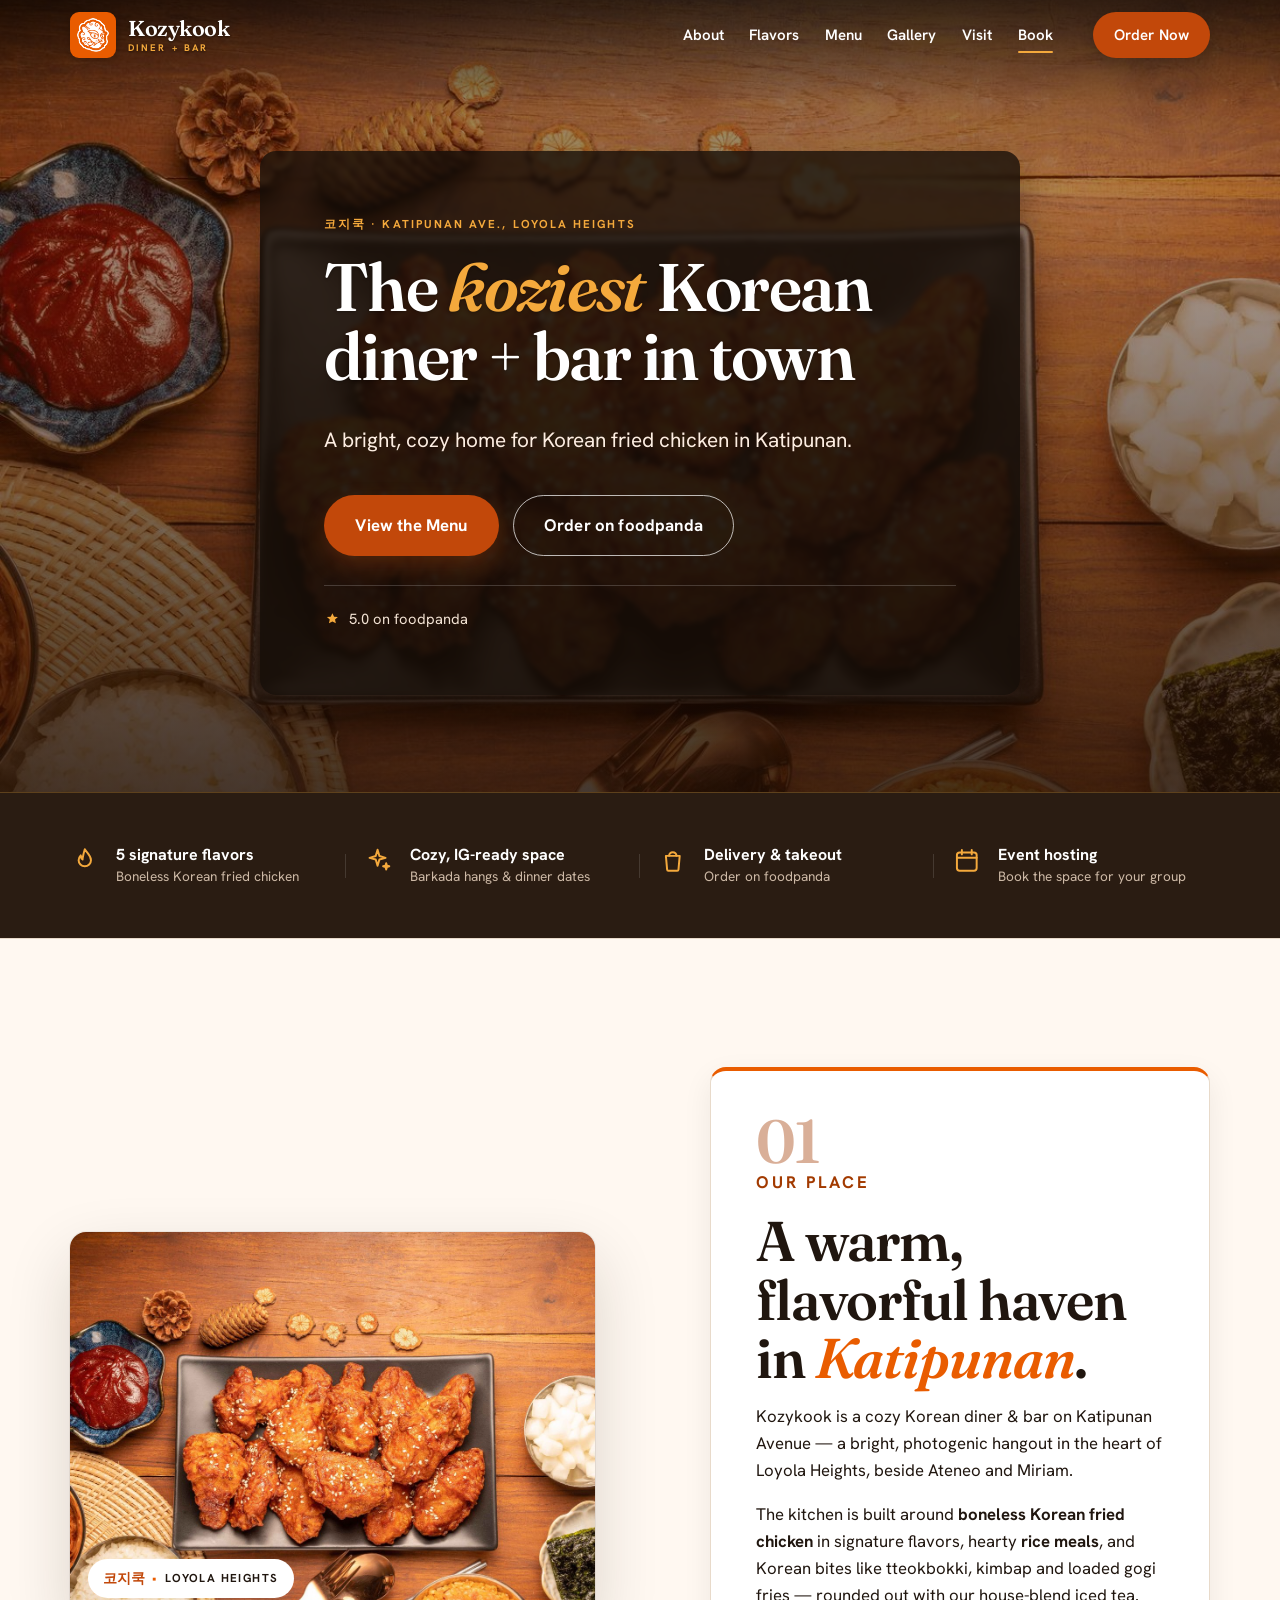
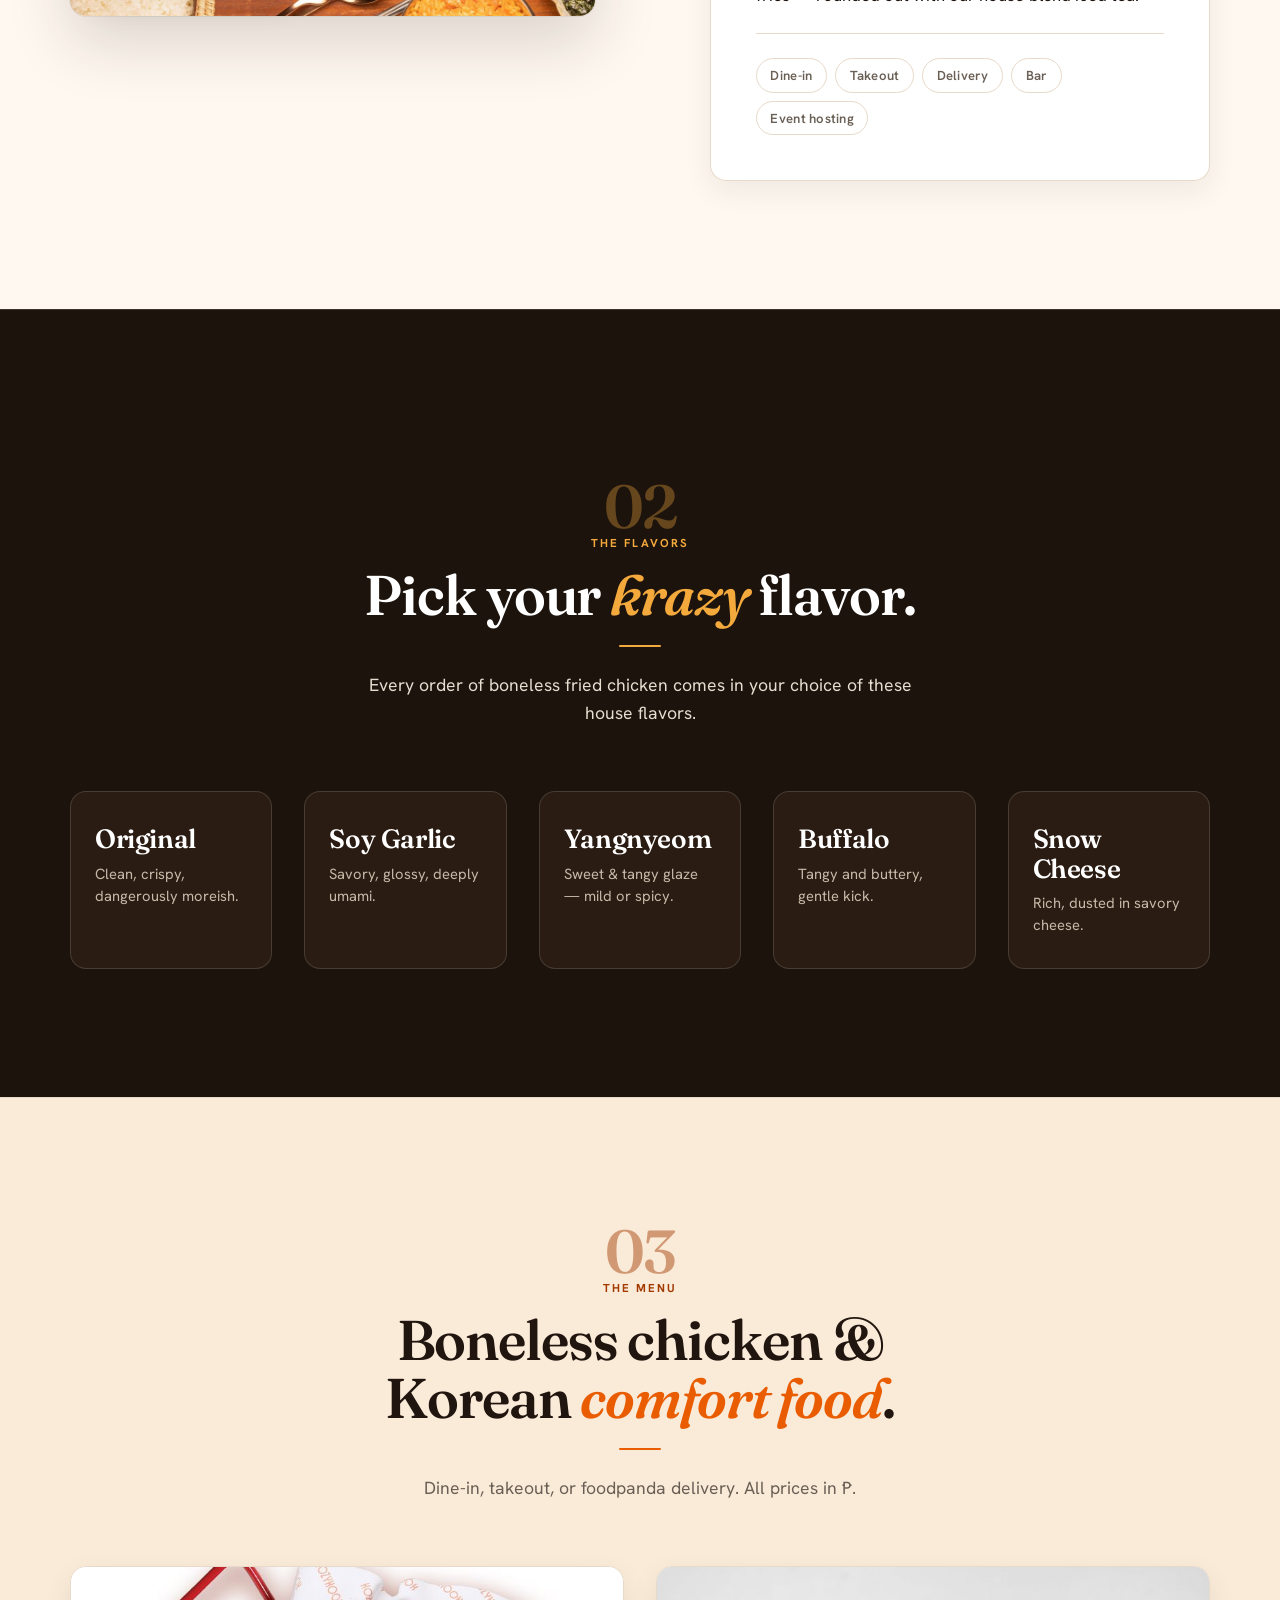
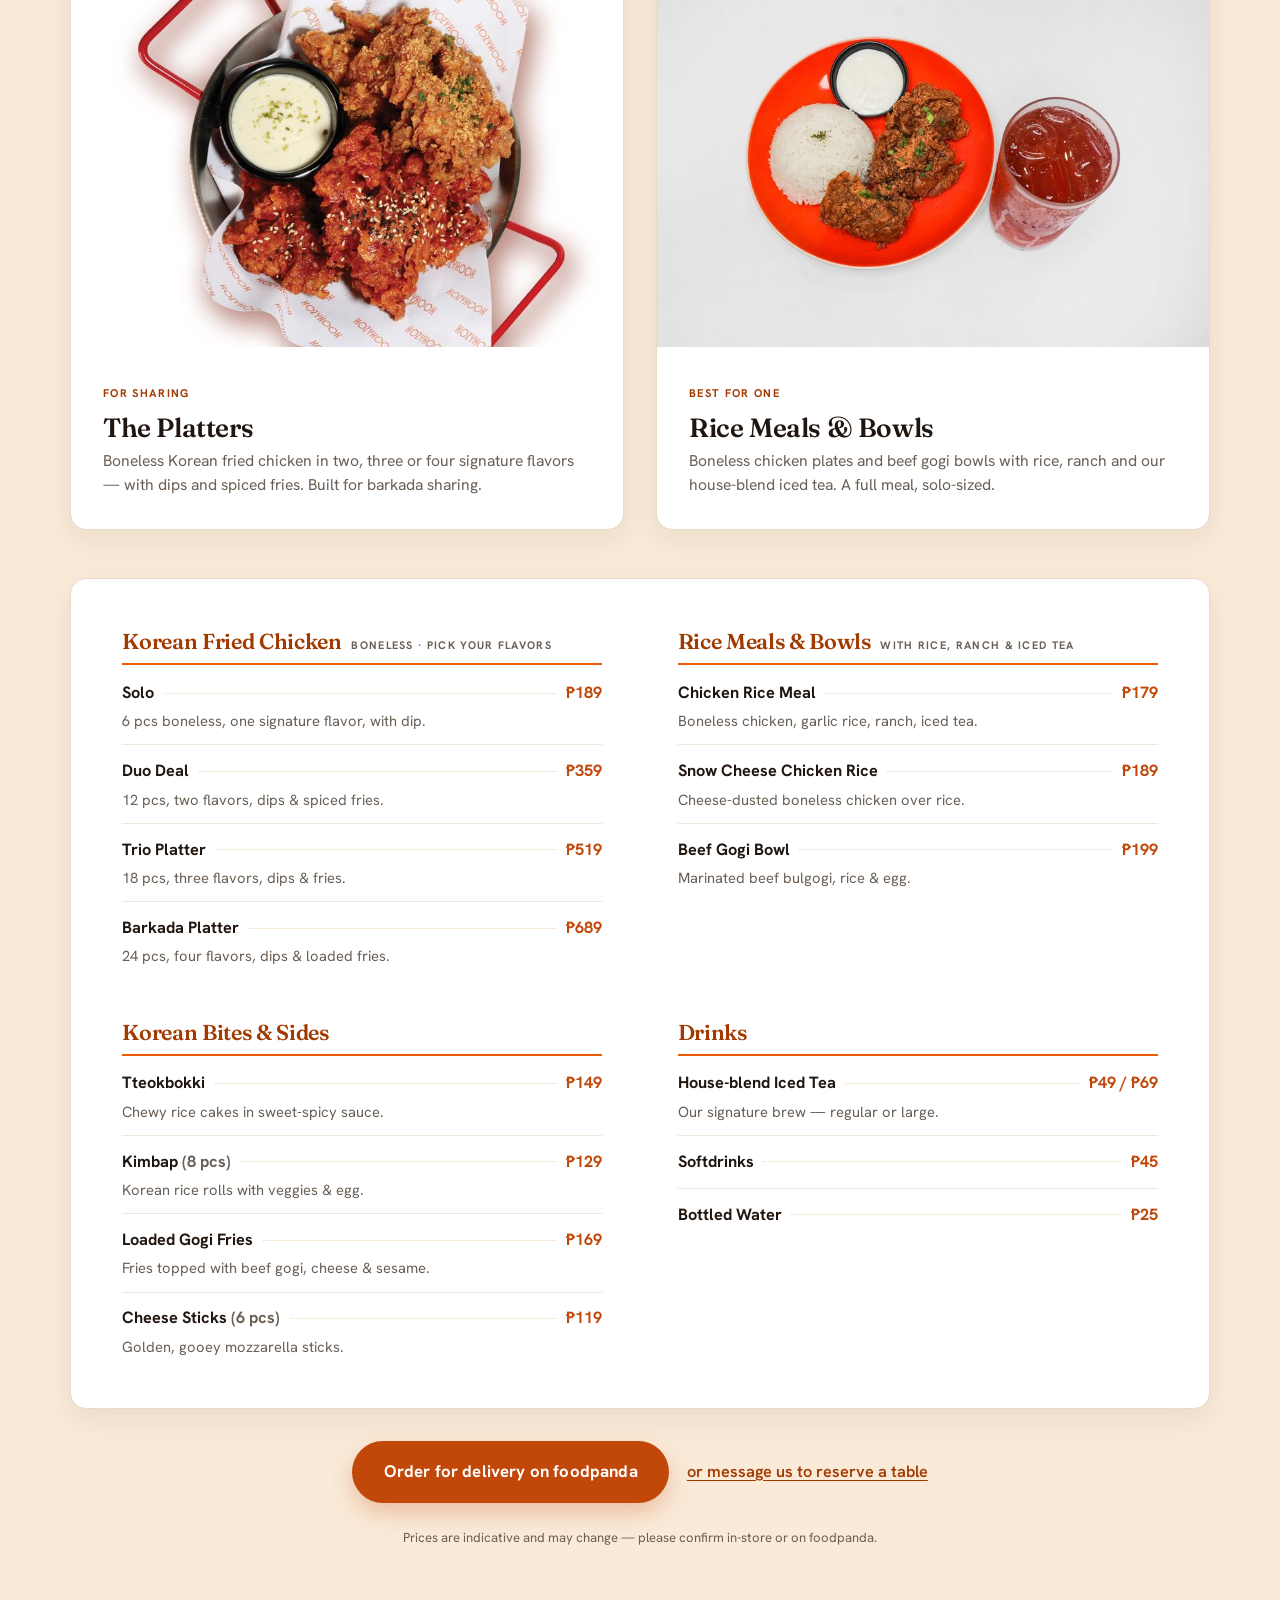
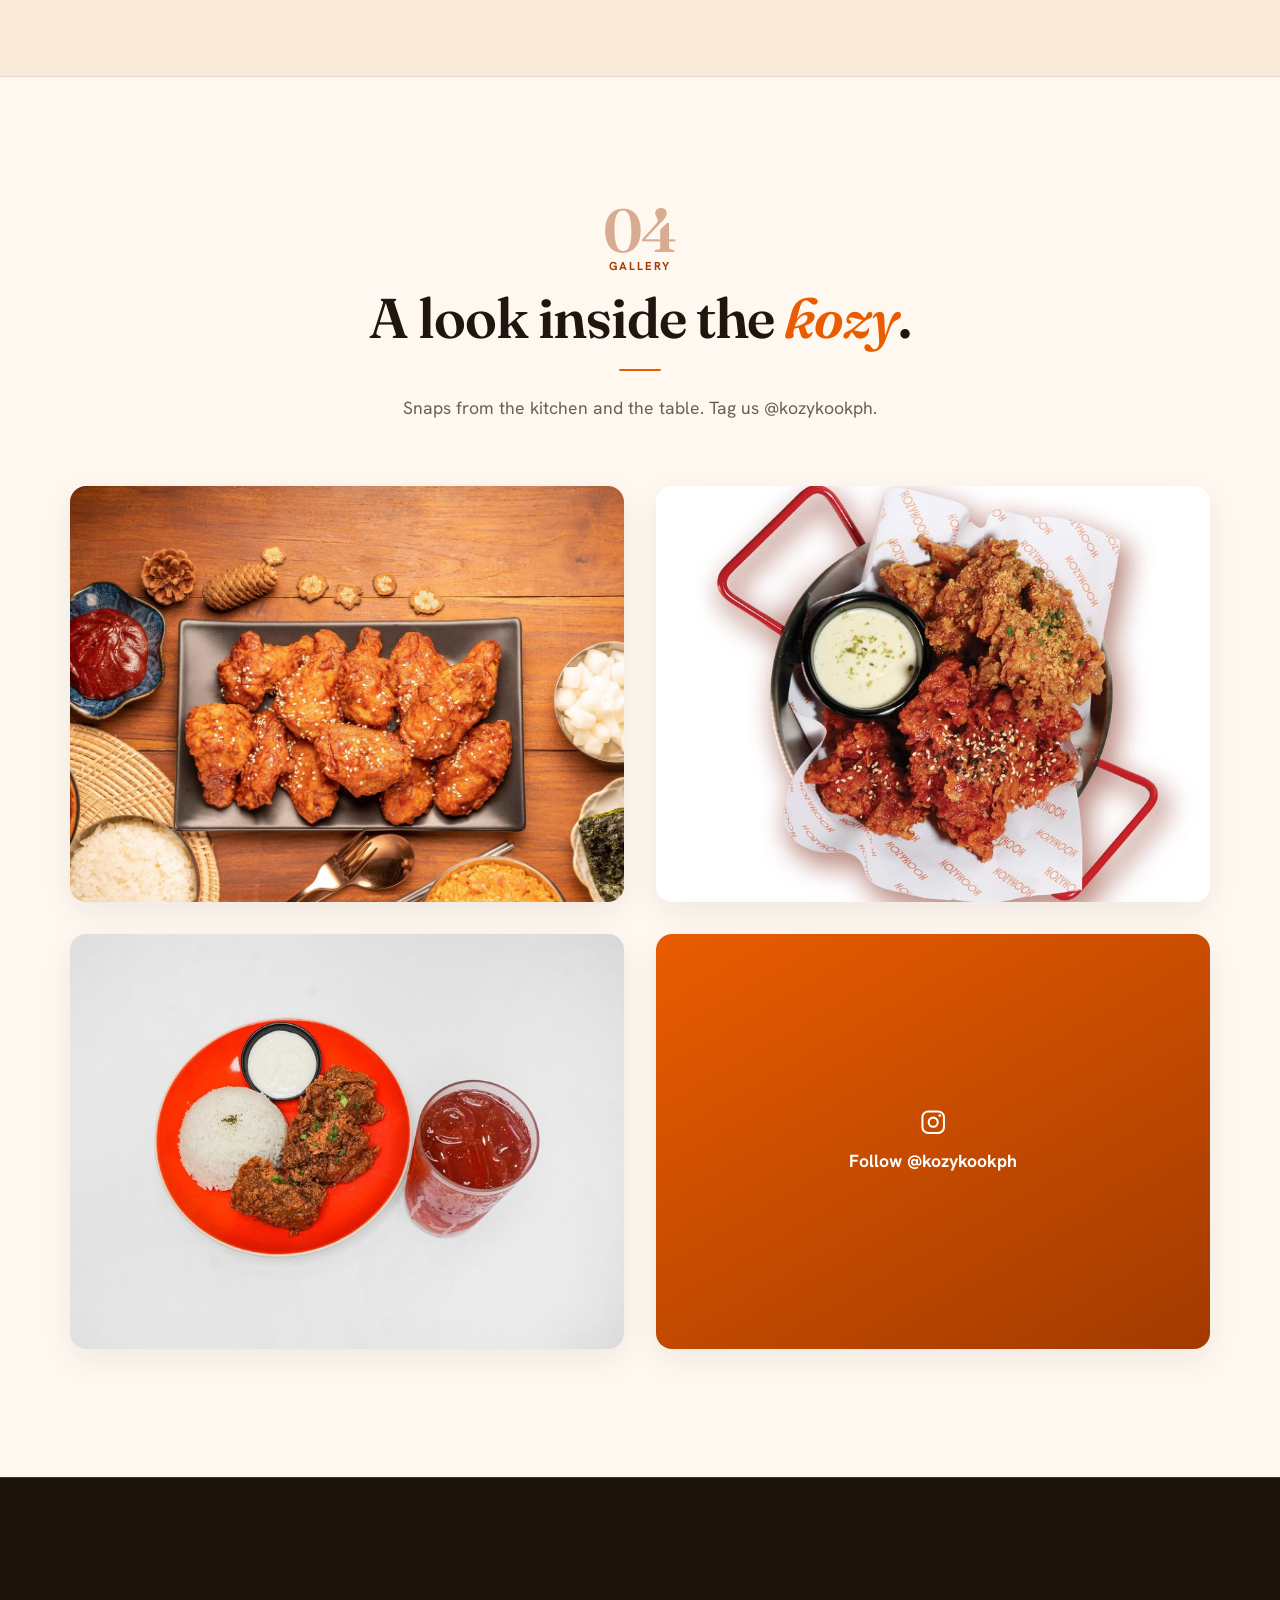
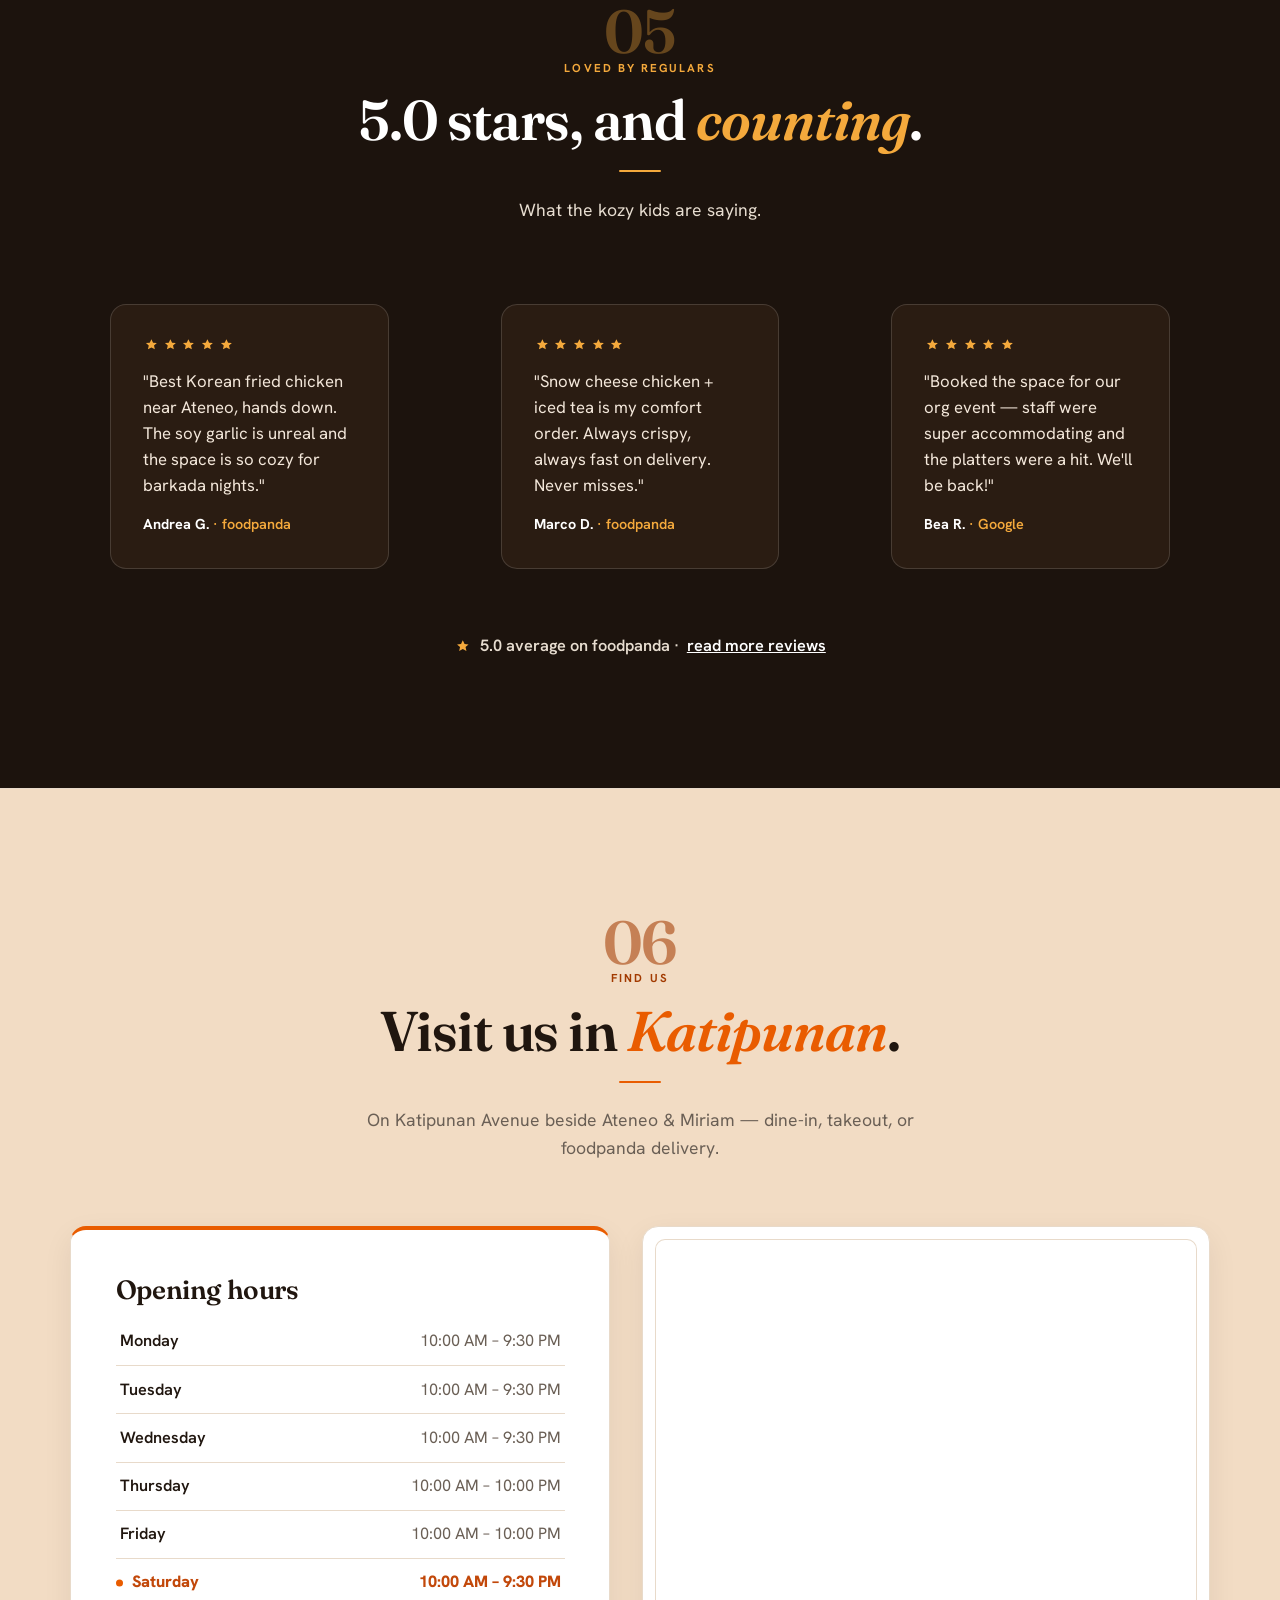
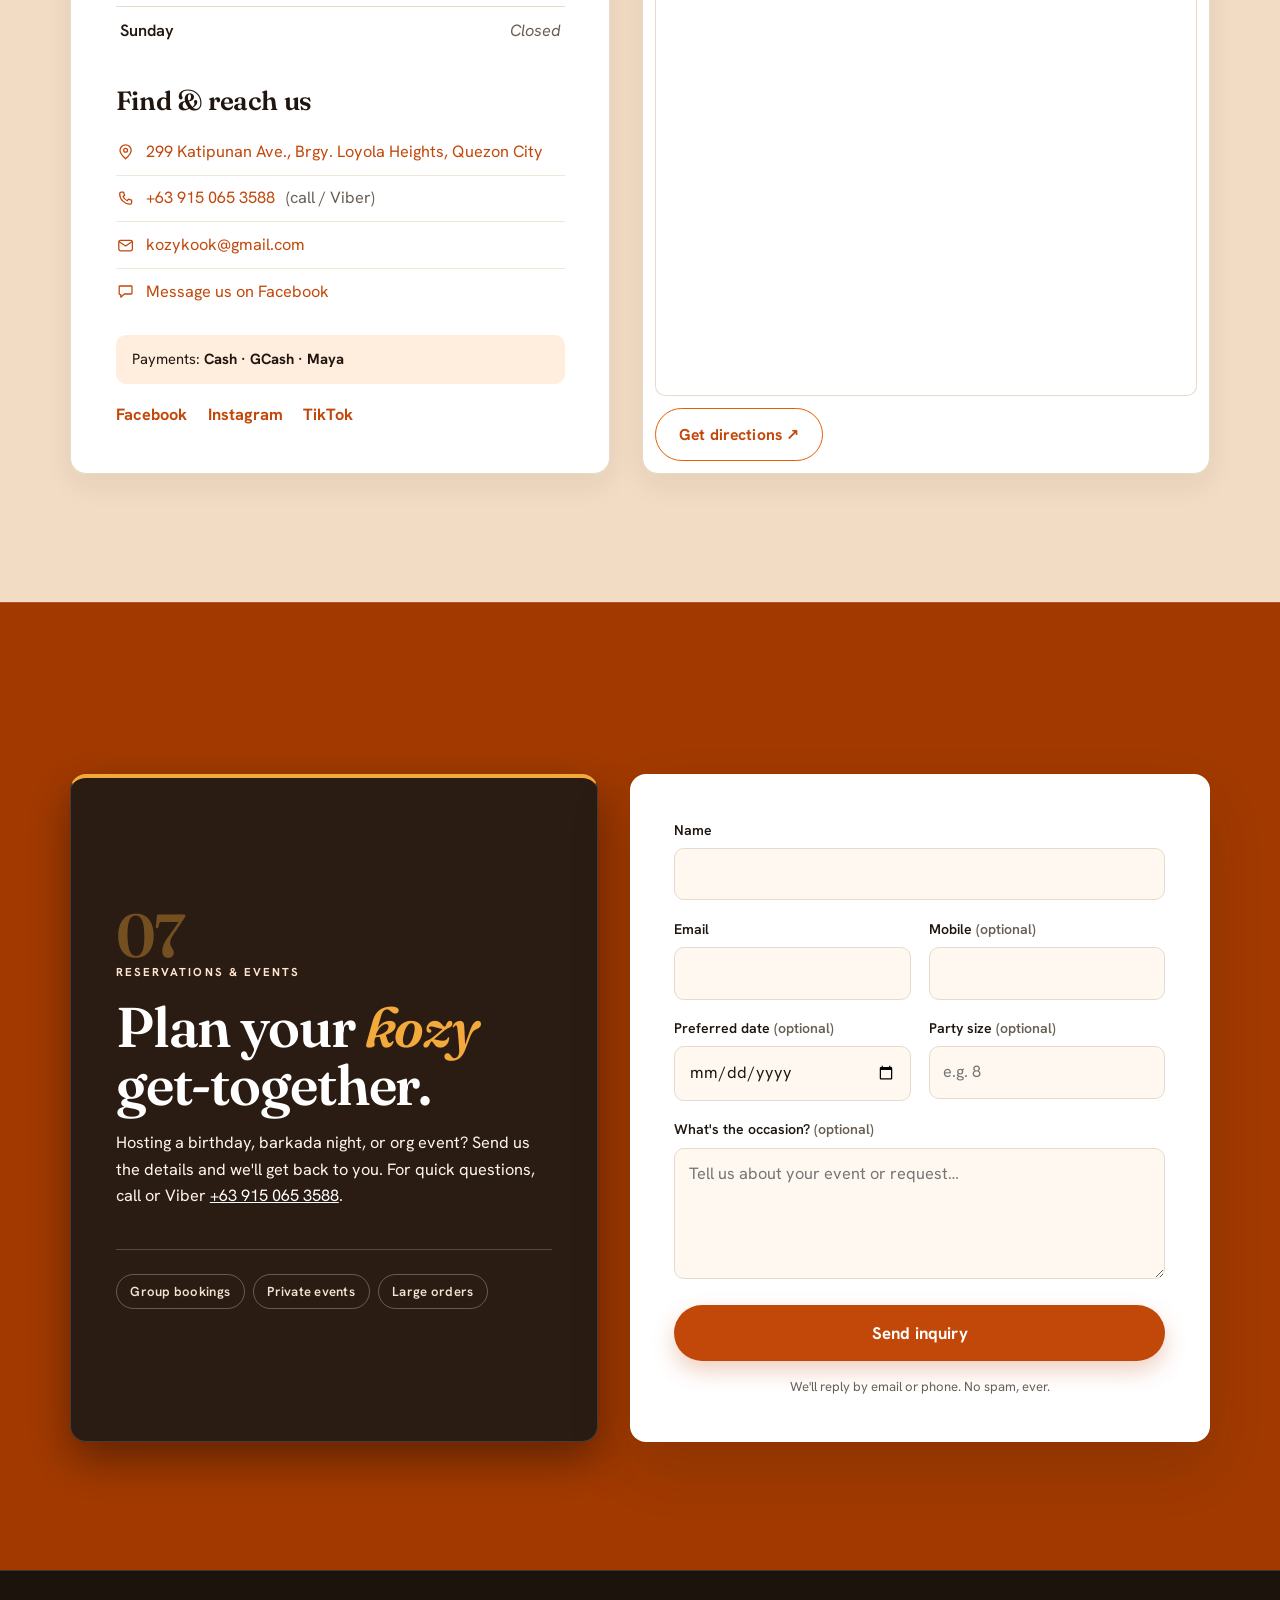
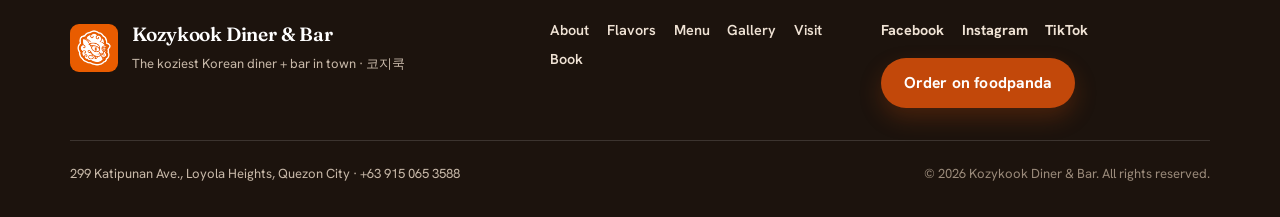
<file: index.html>
<!DOCTYPE html>
<html lang="en">
<head>
<meta charset="utf-8">
<meta name="viewport" content="width=device-width, initial-scale=1">

<!-- ============================================================= -->
<!-- SWAP: SEO / META  (edit per restaurant)                       -->
<!-- STARTER TIER build — full on-site menu, gallery & reviews.    -->
<!-- ============================================================= -->
<title>Kozykook Diner &amp; Bar — Korean Fried Chicken Menu in Katipunan, Quezon City</title>
<meta name="description" content="Kozykook Diner &amp; Bar — the koziest Korean diner + bar in Katipunan, Loyola Heights. See our full menu of boneless Korean fried chicken, rice meals &amp; Korean bites. Dine-in, takeout &amp; foodpanda delivery.">
<meta name="theme-color" content="#E95C00">
<link rel="canonical" href="https://kozykook.com/">

<!-- Open Graph / social cards -->
<meta property="og:type" content="restaurant">
<meta property="og:site_name" content="Kozykook Diner &amp; Bar">
<meta property="og:locale" content="en_PH">
<meta property="og:title" content="Kozykook Diner &amp; Bar — Korean Fried Chicken in Katipunan">
<meta property="og:description" content="The koziest Korean diner + bar in town. Full menu of Korean fried chicken, rice meals &amp; Korean bites on Katipunan Ave.">
<meta property="og:image" content="https://kozykook.com/assets/og-image.jpg">
<meta property="og:image:width" content="1200">
<meta property="og:image:height" content="630">
<meta property="og:image:alt" content="Kozykook Diner &amp; Bar — Korean fried chicken in Katipunan, Quezon City">
<meta property="og:url" content="https://kozykook.com/">
<meta name="twitter:card" content="summary_large_image">
<meta name="twitter:title" content="Kozykook Diner &amp; Bar — Korean Fried Chicken in Katipunan">
<meta name="twitter:description" content="The koziest Korean diner + bar in town. Korean fried chicken, rice meals &amp; Korean bites on Katipunan Ave.">
<meta name="twitter:image" content="https://kozykook.com/assets/og-image.jpg">

<!-- Favicons -->
<link rel="icon" href="/favicon.ico" sizes="any">
<link rel="icon" type="image/png" sizes="32x32" href="/assets/favicon-32.png">
<link rel="icon" type="image/png" sizes="16x16" href="/assets/favicon-16.png">
<link rel="apple-touch-icon" href="/assets/apple-touch-icon.png">
<link rel="manifest" href="/site.webmanifest">

<!-- Fonts — two families only: Fraunces (display) + Hanken Grotesk (text/UI) -->
<link rel="preconnect" href="https://fonts.googleapis.com">
<link rel="preconnect" href="https://fonts.gstatic.com" crossorigin>
<link href="https://fonts.googleapis.com/css2?family=Fraunces:ital,opsz,wght@0,9..144,400;0,9..144,500;0,9..144,600;0,9..144,700;1,9..144,500;1,9..144,600&family=Hanken+Grotesk:wght@400;500;600;700;800&display=swap" rel="stylesheet">

<link rel="stylesheet" href="/styles.css">

<!-- ============================================================= -->
<!-- SWAP: STRUCTURED DATA (Google rich results) — edit per client -->
<!-- ============================================================= -->
<script type="application/ld+json">
{
  "@context": "https://schema.org",
  "@type": "Restaurant",
  "name": "Kozykook Diner & Bar",
  "image": "https://kozykook.com/assets/kozykook-storefront.jpg",
  "@id": "https://kozykook.com/",
  "url": "https://kozykook.com/",
  "hasMenu": "https://kozykook.com/#menu",
  "telephone": "+63 915 065 3588",
  "email": "kozykook@gmail.com",
  "priceRange": "₱₱",
  "servesCuisine": ["Korean", "Korean Fried Chicken", "Asian"],
  "address": {
    "@type": "PostalAddress",
    "streetAddress": "299 Katipunan Ave., Brgy. Loyola Heights",
    "addressLocality": "Quezon City",
    "addressRegion": "Metro Manila",
    "addressCountry": "PH"
  },
  "geo": { "@type": "GeoCoordinates", "latitude": 14.6562, "longitude": 121.0871 },
  "openingHoursSpecification": [
    { "@type": "OpeningHoursSpecification", "dayOfWeek": ["Monday","Tuesday","Wednesday"], "opens": "10:00", "closes": "21:30" },
    { "@type": "OpeningHoursSpecification", "dayOfWeek": ["Thursday","Friday"], "opens": "10:00", "closes": "22:00" },
    { "@type": "OpeningHoursSpecification", "dayOfWeek": "Saturday", "opens": "10:00", "closes": "21:30" }
  ],
  "acceptsReservations": "True",
  "sameAs": [
    "https://www.facebook.com/kozykookph",
    "https://www.instagram.com/kozykookph",
    "https://www.tiktok.com/@kozykookph",
    "https://www.foodpanda.ph/restaurant/tmry/kozykook-katipunan-avenue"
  ],
  "aggregateRating": { "@type": "AggregateRating", "ratingValue": "5.0", "reviewCount": "21" }
}
</script>
</head>

<body>
<a class="skip-link" href="#menu">Skip to menu</a>

<!-- ============================================================= -->
<!-- ICON SPRITE — one cohesive 24px line-icon set (no emoji)       -->
<!-- ============================================================= -->
<svg width="0" height="0" style="position:absolute" aria-hidden="true" focusable="false">
  <defs>
    <symbol id="i-flame" viewBox="0 0 24 24"><path d="M12 2.6c2 3.4 5 5 5 8.9a5 5 0 0 1-10 0c0-1.6.7-2.9 1.7-3.9.1 1.7.6 2.8 1.5 3.3.2-2.8 1-5.6 1.8-8.3Z"/></symbol>
    <symbol id="i-sparkle" viewBox="0 0 24 24"><path d="M11 3l1.5 5.1L17.5 9.6 12.5 11 11 16l-1.5-5L4.5 9.6 9.5 8.1 11 3Z"/><path d="M18 14l.55 1.9 1.95.55-1.95.55L18 19l-.55-2-1.95-.55 1.95-.55L18 14Z"/></symbol>
    <symbol id="i-bag" viewBox="0 0 24 24"><path d="M6.4 8h11.2l-1 11.1a1 1 0 0 1-1 .9H8.4a1 1 0 0 1-1-.9L6.4 8Z"/><path d="M9 8a3 3 0 0 1 6 0"/></symbol>
    <symbol id="i-calendar" viewBox="0 0 24 24"><rect x="4" y="5.2" width="16" height="14.8" rx="2.2"/><path d="M4 9.6h16"/><path d="M8 3.2v3.6M16 3.2v3.6"/></symbol>
    <symbol id="i-pin" viewBox="0 0 24 24"><path d="M12 21c4.2-4 7-7.1 7-10.5A7 7 0 0 0 5 10.5C5 13.9 7.8 17 12 21Z"/><circle cx="12" cy="10.3" r="2.4"/></symbol>
    <symbol id="i-phone" viewBox="0 0 24 24"><path d="M6.6 4h2.9l1.3 4-2 1.4a11 11 0 0 0 5.3 5.3l1.4-2 4 1.3v2.9a2 2 0 0 1-2.2 2C11.2 19.4 4.6 12.8 4.6 6.2A2 2 0 0 1 6.6 4Z"/></symbol>
    <symbol id="i-mail" viewBox="0 0 24 24"><rect x="3.5" y="5.5" width="17" height="13" rx="2.2"/><path d="M4 7.2l8 5.4 8-5.4"/></symbol>
    <symbol id="i-chat" viewBox="0 0 24 24"><path d="M5 5h14a1 1 0 0 1 1 1v8a1 1 0 0 1-1 1h-8.5L6 19v-3.2H5a1 1 0 0 1-1-1V6a1 1 0 0 1 1-1Z"/></symbol>
    <symbol id="i-star" viewBox="0 0 24 24"><path d="M12 3.2l2.4 4.95 5.45.55-4.1 3.62 1.2 5.33L12 14.9l-4.95 2.75 1.2-5.33-4.1-3.62 5.45-.55L12 3.2Z"/></symbol>
    <symbol id="i-instagram" viewBox="0 0 24 24"><rect x="3.5" y="3.5" width="17" height="17" rx="4.6"/><circle cx="12" cy="12" r="3.6"/><circle cx="17.2" cy="6.8" r="1.05" fill="currentColor" stroke="none"/></symbol>
  </defs>
</svg>

<!-- ============================================================= -->
<!-- HEADER / NAV                                                   -->
<!-- ============================================================= -->
<header class="site-header" id="top">
  <div class="container header-inner">
    <a class="brand" href="#top" aria-label="Kozykook home">
      <img src="/assets/kozykook-logo.jpg" alt="Kozykook Diner & Bar logo" width="46" height="46" class="brand-logo">
      <span class="brand-name">Kozykook<span class="brand-sub">Diner&nbsp;+&nbsp;Bar</span></span>
    </a>

    <nav class="nav" id="nav" aria-label="Primary">
      <a href="#about">About</a>
      <a href="#flavors">Flavors</a>
      <a href="#menu">Menu</a>
      <a href="#gallery">Gallery</a>
      <a href="#visit">Visit</a>
      <a href="#book">Book</a>
      <a class="btn btn-primary nav-cta" href="https://www.foodpanda.ph/restaurant/tmry/kozykook-katipunan-avenue" target="_blank" rel="noopener">Order Now</a>
    </nav>

    <button class="nav-toggle" id="navToggle" aria-label="Open menu" aria-expanded="false" aria-controls="nav">
      <span></span><span></span><span></span>
    </button>
  </div>
</header>

<main>
<!-- ============================================================= -->
<!-- HERO                                                           -->
<!-- ============================================================= -->
<section class="hero" id="hero">
  <div class="hero-bg" aria-hidden="true"></div>
  <div class="container hero-inner reveal">
    <p class="eyebrow">코지쿡 · Katipunan Ave., Loyola Heights</p>
    <h1 class="hero-title">The <em>koziest</em> Korean diner&nbsp;+&nbsp;bar in town</h1>
    <p class="hero-sub">A bright, cozy home for Korean fried chicken in Katipunan.</p>
    <div class="hero-actions">
      <a class="btn btn-primary btn-lg" href="#menu">View the Menu</a>
      <a class="btn btn-ghost btn-lg" href="https://www.foodpanda.ph/restaurant/tmry/kozykook-katipunan-avenue" target="_blank" rel="noopener">Order on foodpanda</a>
    </div>
    <p class="hero-rating"><svg class="ic ic--fill" aria-hidden="true"><use href="#i-star"/></svg> <span>5.0 on foodpanda</span></p>
  </div>
</section>

<!-- FEATURE STRIP -->
<section class="strip" aria-label="Highlights">
  <div class="container strip-grid">
    <div class="strip-item"><svg class="ic" aria-hidden="true"><use href="#i-flame"/></svg><div><strong>5 signature flavors</strong><span>Boneless Korean fried chicken</span></div></div>
    <div class="strip-item"><svg class="ic" aria-hidden="true"><use href="#i-sparkle"/></svg><div><strong>Cozy, IG-ready space</strong><span>Barkada hangs &amp; dinner dates</span></div></div>
    <div class="strip-item"><svg class="ic" aria-hidden="true"><use href="#i-bag"/></svg><div><strong>Delivery &amp; takeout</strong><span>Order on foodpanda</span></div></div>
    <div class="strip-item"><svg class="ic" aria-hidden="true"><use href="#i-calendar"/></svg><div><strong>Event hosting</strong><span>Book the space for your group</span></div></div>
  </div>
</section>

<!-- ============================================================= -->
<!-- ABOUT                                                          -->
<!-- ============================================================= -->
<section class="section about" id="about">
  <div class="container about-grid">
    <div class="about-media reveal">
      <img src="/assets/kozykook-storefront.jpg" alt="A platter of Kozykook's boneless Korean fried chicken with rice and Korean side dishes" width="1200" height="877" loading="lazy">
      <span class="about-stamp"><span class="stamp-ko">코지쿡</span> <span class="stamp-dot" aria-hidden="true">•</span> Loyola Heights</span>
    </div>
    <div class="about-copy reveal">
      <span class="section-num" aria-hidden="true">01</span>
      <p class="eyebrow">Our place</p>
      <h2>A warm, flavorful haven in <em>Katipunan</em>.</h2>
      <p>Kozykook is a cozy Korean diner &amp; bar on Katipunan Avenue — a bright, photogenic hangout in the heart of Loyola Heights, beside Ateneo and Miriam.</p>
      <p>The kitchen is built around <strong>boneless Korean fried chicken</strong> in signature flavors, hearty <strong>rice meals</strong>, and Korean bites like tteokbokki, kimbap and loaded gogi fries — rounded out with our house-blend iced tea.</p>
      <ul class="about-tags">
        <li>Dine-in</li><li>Takeout</li><li>Delivery</li><li>Bar</li><li>Event hosting</li>
      </ul>
    </div>
  </div>
</section>

<!-- ============================================================= -->
<!-- SIGNATURE FLAVORS                                              -->
<!-- ============================================================= -->
<section class="section flavors section--dark" id="flavors">
  <div class="container">
    <div class="section-head reveal">
      <span class="section-num" aria-hidden="true">02</span>
      <p class="eyebrow">The flavors</p>
      <h2>Pick your <em>krazy</em> flavor.</h2>
      <p class="section-lead">Every order of boneless fried chicken comes in your choice of these house flavors.</p>
    </div>
    <div class="flavor-grid">
      <article class="flavor-card reveal"><h3>Original</h3><p>Clean, crispy, dangerously moreish.</p></article>
      <article class="flavor-card reveal"><h3>Soy Garlic</h3><p>Savory, glossy, deeply umami.</p></article>
      <article class="flavor-card reveal"><h3>Yangnyeom</h3><p>Sweet &amp; tangy glaze — mild or spicy.</p></article>
      <article class="flavor-card reveal"><h3>Buffalo</h3><p>Tangy and buttery, gentle kick.</p></article>
      <article class="flavor-card reveal"><h3>Snow Cheese</h3><p>Rich, dusted in savory cheese.</p></article>
    </div>
  </div>
</section>

<!-- ============================================================= -->
<!-- MENU — full on-site menu with prices (Starter Tier feature)    -->
<!-- NOTE: prices are PLACEHOLDERS — confirm with the client.       -->
<!-- ============================================================= -->
<section class="section menu" id="menu">
  <div class="container">
    <div class="section-head reveal">
      <span class="section-num" aria-hidden="true">03</span>
      <p class="eyebrow">The menu</p>
      <h2>Boneless chicken &amp; Korean <em>comfort food</em>.</h2>
      <p class="section-lead">Dine-in, takeout, or foodpanda delivery. All prices in ₱.</p>
    </div>

    <!-- Featured duo (visual lead) -->
    <div class="featured-grid reveal">
      <article class="featured-card">
        <img src="/assets/kozykook-duo-deal-chicken.jpg" alt="Duo Deal — two-flavor Korean fried chicken platter with ranch dip" width="800" height="584" loading="lazy">
        <div class="featured-body">
          <span class="badge">For sharing</span>
          <h3>The Platters</h3>
          <p>Boneless Korean fried chicken in two, three or four signature flavors — with dips and spiced fries. Built for barkada sharing.</p>
        </div>
      </article>
      <article class="featured-card">
        <img src="/assets/kozykook-solo-meal-chicken.jpg" alt="Solo Meal — boneless chicken with rice, ranch and iced tea" width="800" height="585" loading="lazy">
        <div class="featured-body">
          <span class="badge">Best for one</span>
          <h3>Rice Meals &amp; Bowls</h3>
          <p>Boneless chicken plates and beef gogi bowls with rice, ranch and our house-blend iced tea. A full meal, solo-sized.</p>
        </div>
      </article>
    </div>

    <!-- Full categorized menu -->
    <div class="menu-panel reveal">
      <div class="menu-board">
        <div class="menu-cat">
          <h3 class="menu-cat-title">Korean Fried Chicken <span class="menu-cat-note">boneless · pick your flavors</span></h3>
          <ul class="menu-list">
            <li class="menu-item"><div class="mi-head"><span class="mi-name">Solo</span><span class="mi-dots" aria-hidden="true"></span><span class="mi-price">₱189</span></div><p class="mi-desc">6 pcs boneless, one signature flavor, with dip.</p></li>
            <li class="menu-item"><div class="mi-head"><span class="mi-name">Duo Deal</span><span class="mi-dots" aria-hidden="true"></span><span class="mi-price">₱359</span></div><p class="mi-desc">12 pcs, two flavors, dips &amp; spiced fries.</p></li>
            <li class="menu-item"><div class="mi-head"><span class="mi-name">Trio Platter</span><span class="mi-dots" aria-hidden="true"></span><span class="mi-price">₱519</span></div><p class="mi-desc">18 pcs, three flavors, dips &amp; fries.</p></li>
            <li class="menu-item"><div class="mi-head"><span class="mi-name">Barkada Platter</span><span class="mi-dots" aria-hidden="true"></span><span class="mi-price">₱689</span></div><p class="mi-desc">24 pcs, four flavors, dips &amp; loaded fries.</p></li>
          </ul>
        </div>

        <div class="menu-cat">
          <h3 class="menu-cat-title">Rice Meals &amp; Bowls <span class="menu-cat-note">with rice, ranch &amp; iced tea</span></h3>
          <ul class="menu-list">
            <li class="menu-item"><div class="mi-head"><span class="mi-name">Chicken Rice Meal</span><span class="mi-dots" aria-hidden="true"></span><span class="mi-price">₱179</span></div><p class="mi-desc">Boneless chicken, garlic rice, ranch, iced tea.</p></li>
            <li class="menu-item"><div class="mi-head"><span class="mi-name">Snow Cheese Chicken Rice</span><span class="mi-dots" aria-hidden="true"></span><span class="mi-price">₱189</span></div><p class="mi-desc">Cheese-dusted boneless chicken over rice.</p></li>
            <li class="menu-item"><div class="mi-head"><span class="mi-name">Beef Gogi Bowl</span><span class="mi-dots" aria-hidden="true"></span><span class="mi-price">₱199</span></div><p class="mi-desc">Marinated beef bulgogi, rice &amp; egg.</p></li>
          </ul>
        </div>

        <div class="menu-cat">
          <h3 class="menu-cat-title">Korean Bites &amp; Sides</h3>
          <ul class="menu-list">
            <li class="menu-item"><div class="mi-head"><span class="mi-name">Tteokbokki</span><span class="mi-dots" aria-hidden="true"></span><span class="mi-price">₱149</span></div><p class="mi-desc">Chewy rice cakes in sweet-spicy sauce.</p></li>
            <li class="menu-item"><div class="mi-head"><span class="mi-name">Kimbap <span class="muted">(8 pcs)</span></span><span class="mi-dots" aria-hidden="true"></span><span class="mi-price">₱129</span></div><p class="mi-desc">Korean rice rolls with veggies &amp; egg.</p></li>
            <li class="menu-item"><div class="mi-head"><span class="mi-name">Loaded Gogi Fries</span><span class="mi-dots" aria-hidden="true"></span><span class="mi-price">₱169</span></div><p class="mi-desc">Fries topped with beef gogi, cheese &amp; sesame.</p></li>
            <li class="menu-item"><div class="mi-head"><span class="mi-name">Cheese Sticks <span class="muted">(6 pcs)</span></span><span class="mi-dots" aria-hidden="true"></span><span class="mi-price">₱119</span></div><p class="mi-desc">Golden, gooey mozzarella sticks.</p></li>
          </ul>
        </div>

        <div class="menu-cat">
          <h3 class="menu-cat-title">Drinks</h3>
          <ul class="menu-list">
            <li class="menu-item"><div class="mi-head"><span class="mi-name">House-blend Iced Tea</span><span class="mi-dots" aria-hidden="true"></span><span class="mi-price">₱49 / ₱69</span></div><p class="mi-desc">Our signature brew — regular or large.</p></li>
            <li class="menu-item"><div class="mi-head"><span class="mi-name">Softdrinks</span><span class="mi-dots" aria-hidden="true"></span><span class="mi-price">₱45</span></div></li>
            <li class="menu-item"><div class="mi-head"><span class="mi-name">Bottled Water</span><span class="mi-dots" aria-hidden="true"></span><span class="mi-price">₱25</span></div></li>
          </ul>
        </div>
      </div>
    </div>

    <div class="menu-cta reveal">
      <a class="btn btn-primary btn-lg" href="https://www.foodpanda.ph/restaurant/tmry/kozykook-katipunan-avenue" target="_blank" rel="noopener">Order for delivery on foodpanda</a>
      <a class="link-quiet" href="https://m.me/kozykookph" target="_blank" rel="noopener">or message us to reserve a table</a>
    </div>
    <p class="menu-disclaimer reveal">Prices are indicative and may change — please confirm in-store or on foodpanda.</p>
  </div>
</section>

<!-- ============================================================= -->
<!-- GALLERY (Starter Tier feature)                                 -->
<!-- ============================================================= -->
<section class="section gallery" id="gallery">
  <div class="container">
    <div class="section-head reveal">
      <span class="section-num" aria-hidden="true">04</span>
      <p class="eyebrow">Gallery</p>
      <h2>A look inside the <em>kozy</em>.</h2>
      <p class="section-lead">Snaps from the kitchen and the table. Tag us @kozykookph.</p>
    </div>
    <div class="gallery-grid reveal">
      <figure class="gallery-item"><img src="/assets/kozykook-storefront.jpg" alt="Kozykook's boneless Korean fried chicken platter with Korean side dishes" loading="lazy"></figure>
      <figure class="gallery-item"><img src="/assets/kozykook-duo-deal-chicken.jpg" alt="Duo Deal — two-flavor Korean fried chicken with ranch dip" loading="lazy"></figure>
      <figure class="gallery-item"><img src="/assets/kozykook-solo-meal-chicken.jpg" alt="Solo meal — boneless chicken with rice and iced tea" loading="lazy"></figure>
      <a class="gallery-item gallery-cta" href="https://www.instagram.com/kozykookph" target="_blank" rel="noopener">
        <span class="gallery-cta-inner"><svg class="ic" aria-hidden="true"><use href="#i-instagram"/></svg> Follow @kozykookph</span>
      </a>
    </div>
  </div>
</section>

<!-- ============================================================= -->
<!-- REVIEWS (Starter Tier feature, DARK)                           -->
<!-- NOTE: quotes below are SAMPLES — replace with real reviews.    -->
<!-- ============================================================= -->
<section class="section reviews section--dark" id="reviews">
  <div class="container">
    <div class="section-head reveal">
      <span class="section-num" aria-hidden="true">05</span>
      <p class="eyebrow">Loved by regulars</p>
      <h2>5.0 stars, and <em>counting</em>.</h2>
      <p class="section-lead">What the kozy kids are saying.</p>
    </div>
    <div class="review-grid reveal">
      <figure class="review-card">
        <div class="review-stars" aria-label="Rated 5 out of 5">
          <svg class="ic ic--fill" aria-hidden="true"><use href="#i-star"/></svg><svg class="ic ic--fill" aria-hidden="true"><use href="#i-star"/></svg><svg class="ic ic--fill" aria-hidden="true"><use href="#i-star"/></svg><svg class="ic ic--fill" aria-hidden="true"><use href="#i-star"/></svg><svg class="ic ic--fill" aria-hidden="true"><use href="#i-star"/></svg>
        </div>
        <blockquote>"Best Korean fried chicken near Ateneo, hands down. The soy garlic is unreal and the space is so cozy for barkada nights."</blockquote>
        <figcaption>Andrea G. <span>· foodpanda</span></figcaption>
      </figure>
      <figure class="review-card">
        <div class="review-stars" aria-label="Rated 5 out of 5">
          <svg class="ic ic--fill" aria-hidden="true"><use href="#i-star"/></svg><svg class="ic ic--fill" aria-hidden="true"><use href="#i-star"/></svg><svg class="ic ic--fill" aria-hidden="true"><use href="#i-star"/></svg><svg class="ic ic--fill" aria-hidden="true"><use href="#i-star"/></svg><svg class="ic ic--fill" aria-hidden="true"><use href="#i-star"/></svg>
        </div>
        <blockquote>"Snow cheese chicken + iced tea is my comfort order. Always crispy, always fast on delivery. Never misses."</blockquote>
        <figcaption>Marco D. <span>· foodpanda</span></figcaption>
      </figure>
      <figure class="review-card">
        <div class="review-stars" aria-label="Rated 5 out of 5">
          <svg class="ic ic--fill" aria-hidden="true"><use href="#i-star"/></svg><svg class="ic ic--fill" aria-hidden="true"><use href="#i-star"/></svg><svg class="ic ic--fill" aria-hidden="true"><use href="#i-star"/></svg><svg class="ic ic--fill" aria-hidden="true"><use href="#i-star"/></svg><svg class="ic ic--fill" aria-hidden="true"><use href="#i-star"/></svg>
        </div>
        <blockquote>"Booked the space for our org event — staff were super accommodating and the platters were a hit. We'll be back!"</blockquote>
        <figcaption>Bea R. <span>· Google</span></figcaption>
      </figure>
    </div>
    <p class="review-proof reveal"><svg class="ic ic--fill" aria-hidden="true"><use href="#i-star"/></svg> 5.0 average on foodpanda · <a href="https://www.foodpanda.ph/restaurant/tmry/kozykook-katipunan-avenue" target="_blank" rel="noopener">read more reviews</a></p>
  </div>
</section>

<!-- ============================================================= -->
<!-- VISIT — HOURS + LOCATION                                       -->
<!-- ============================================================= -->
<section class="section visit" id="visit">
  <div class="container">
    <div class="section-head reveal">
      <span class="section-num" aria-hidden="true">06</span>
      <p class="eyebrow">Find us</p>
      <h2>Visit us in <em>Katipunan</em>.</h2>
      <p class="section-lead">On Katipunan Avenue beside Ateneo &amp; Miriam — dine-in, takeout, or foodpanda delivery.</p>
    </div>

    <div class="visit-grid">
      <!-- Hours + contact -->
      <div class="visit-card visit-info reveal">
        <h3>Opening hours</h3>
        <table class="hours" id="hours">
          <tbody>
            <tr data-day="1"><th>Monday</th><td>10:00 AM – 9:30 PM</td></tr>
            <tr data-day="2"><th>Tuesday</th><td>10:00 AM – 9:30 PM</td></tr>
            <tr data-day="3"><th>Wednesday</th><td>10:00 AM – 9:30 PM</td></tr>
            <tr data-day="4"><th>Thursday</th><td>10:00 AM – 10:00 PM</td></tr>
            <tr data-day="5"><th>Friday</th><td>10:00 AM – 10:00 PM</td></tr>
            <tr data-day="6"><th>Saturday</th><td>10:00 AM – 9:30 PM</td></tr>
            <tr data-day="0"><th>Sunday</th><td class="closed">Closed</td></tr>
          </tbody>
        </table>

        <h3 class="mt">Find &amp; reach us</h3>
        <ul class="contact-list">
          <li><svg class="ic" aria-hidden="true"><use href="#i-pin"/></svg><a href="https://maps.google.com/?q=Kozykook+Diner+%26+Bar+299+Katipunan+Ave+Loyola+Heights+Quezon+City" target="_blank" rel="noopener">299 Katipunan Ave., Brgy. Loyola Heights, Quezon City</a></li>
          <li><svg class="ic" aria-hidden="true"><use href="#i-phone"/></svg><a href="tel:+639150653588">+63 915 065 3588</a> <span class="muted">(call / Viber)</span></li>
          <li><svg class="ic" aria-hidden="true"><use href="#i-mail"/></svg><a href="mailto:kozykook@gmail.com">kozykook@gmail.com</a></li>
          <li><svg class="ic" aria-hidden="true"><use href="#i-chat"/></svg><a href="https://m.me/kozykookph" target="_blank" rel="noopener">Message us on Facebook</a></li>
        </ul>

        <p class="pay">Payments: <strong>Cash · GCash · Maya</strong></p>

        <div class="social-row">
          <a href="https://www.facebook.com/kozykookph" target="_blank" rel="noopener">Facebook</a>
          <a href="https://www.instagram.com/kozykookph" target="_blank" rel="noopener">Instagram</a>
          <a href="https://www.tiktok.com/@kozykookph" target="_blank" rel="noopener">TikTok</a>
        </div>
      </div>

      <!-- Map -->
      <div class="visit-card visit-map reveal">
        <iframe
          title="Map to Kozykook Diner & Bar on Katipunan Avenue"
          src="https://maps.google.com/maps?q=Kozykook%20Diner%20%26%20Bar%20299%20Katipunan%20Ave%20Loyola%20Heights%20Quezon%20City&t=&z=16&ie=UTF8&iwloc=&output=embed"
          loading="lazy" referrerpolicy="no-referrer-when-downgrade"></iframe>
        <a class="btn btn-outline map-btn" href="https://maps.google.com/?q=Kozykook+Diner+%26+Bar+299+Katipunan+Ave+Loyola+Heights+Quezon+City" target="_blank" rel="noopener">Get directions ↗</a>
      </div>
    </div>
  </div>
</section>

<!-- ============================================================= -->
<!-- BOOK / EVENT INQUIRY (Formspree)                               -->
<!-- ============================================================= -->
<section class="section book section--brand" id="book">
  <div class="container book-grid">
    <div class="book-copy reveal">
      <span class="section-num" aria-hidden="true">07</span>
      <p class="eyebrow">Reservations &amp; events</p>
      <h2>Plan your <em>kozy</em> get-together.</h2>
      <p>Hosting a birthday, barkada night, or org event? Send us the details and we'll get back to you. For quick questions, call or Viber <a href="tel:+639150653588">+63 915 065 3588</a>.</p>
      <ul class="about-tags">
        <li>Group bookings</li><li>Private events</li><li>Large orders</li>
      </ul>
    </div>

    <!-- Formspree (works on Vercel): replace YOUR_FORM_ID with the ID from your form at
         https://formspree.io  (Dashboard → New form → copy the ID after /f/).
         Until that's set, submissions will not be delivered. -->
    <form name="inquiry" method="POST" action="https://formspree.io/f/YOUR_FORM_ID" class="book-form reveal">
      <input type="hidden" name="_subject" value="New inquiry from kozykook.com">
      <input type="hidden" name="_next" value="https://kozykook.com/thanks.html">
      <p class="hp"><label>Don't fill this out: <input name="_gotcha" tabindex="-1" autocomplete="off"></label></p>

      <div class="field">
        <label for="name">Name</label>
        <input id="name" name="name" type="text" required autocomplete="name">
      </div>
      <div class="field-row">
        <div class="field">
          <label for="email">Email</label>
          <input id="email" name="email" type="email" required autocomplete="email">
        </div>
        <div class="field">
          <label for="phone">Mobile <span class="muted">(optional)</span></label>
          <input id="phone" name="phone" type="tel" autocomplete="tel" inputmode="tel">
        </div>
      </div>
      <div class="field-row">
        <div class="field">
          <label for="date">Preferred date <span class="muted">(optional)</span></label>
          <input id="date" name="date" type="date">
        </div>
        <div class="field">
          <label for="guests">Party size <span class="muted">(optional)</span></label>
          <input id="guests" name="guests" type="number" min="1" inputmode="numeric" placeholder="e.g. 8">
        </div>
      </div>
      <div class="field">
        <label for="message">What's the occasion? <span class="muted">(optional)</span></label>
        <textarea id="message" name="message" rows="4" placeholder="Tell us about your event or request…"></textarea>
      </div>
      <button type="submit" class="btn btn-primary btn-lg btn-block">Send inquiry</button>
      <p class="form-note">We'll reply by email or phone. No spam, ever.</p>
    </form>
  </div>
</section>
</main>

<!-- ============================================================= -->
<!-- FOOTER                                                         -->
<!-- ============================================================= -->
<footer class="site-footer">
  <div class="container footer-inner">
    <div class="footer-brand">
      <img src="/assets/kozykook-logo.jpg" alt="Kozykook logo" width="48" height="48">
      <div>
        <strong>Kozykook Diner &amp; Bar</strong>
        <span>The koziest Korean diner + bar in town · 코지쿡</span>
      </div>
    </div>
    <nav class="footer-nav" aria-label="Footer">
      <a href="#about">About</a>
      <a href="#flavors">Flavors</a>
      <a href="#menu">Menu</a>
      <a href="#gallery">Gallery</a>
      <a href="#visit">Visit</a>
      <a href="#book">Book</a>
    </nav>
    <div class="footer-connect">
      <div class="footer-social">
        <a href="https://www.facebook.com/kozykookph" target="_blank" rel="noopener">Facebook</a>
        <a href="https://www.instagram.com/kozykookph" target="_blank" rel="noopener">Instagram</a>
        <a href="https://www.tiktok.com/@kozykookph" target="_blank" rel="noopener">TikTok</a>
      </div>
      <a class="btn btn-primary" href="https://www.foodpanda.ph/restaurant/tmry/kozykook-katipunan-avenue" target="_blank" rel="noopener">Order on foodpanda</a>
    </div>
  </div>
  <div class="container footer-legal">
    <p>299 Katipunan Ave., Loyola Heights, Quezon City · +63 915 065 3588</p>
    <p class="muted">© <span id="year">2026</span> Kozykook Diner &amp; Bar. All rights reserved.</p>
  </div>
</footer>

<script src="/script.js" defer></script>
</body>
</html>
</file>
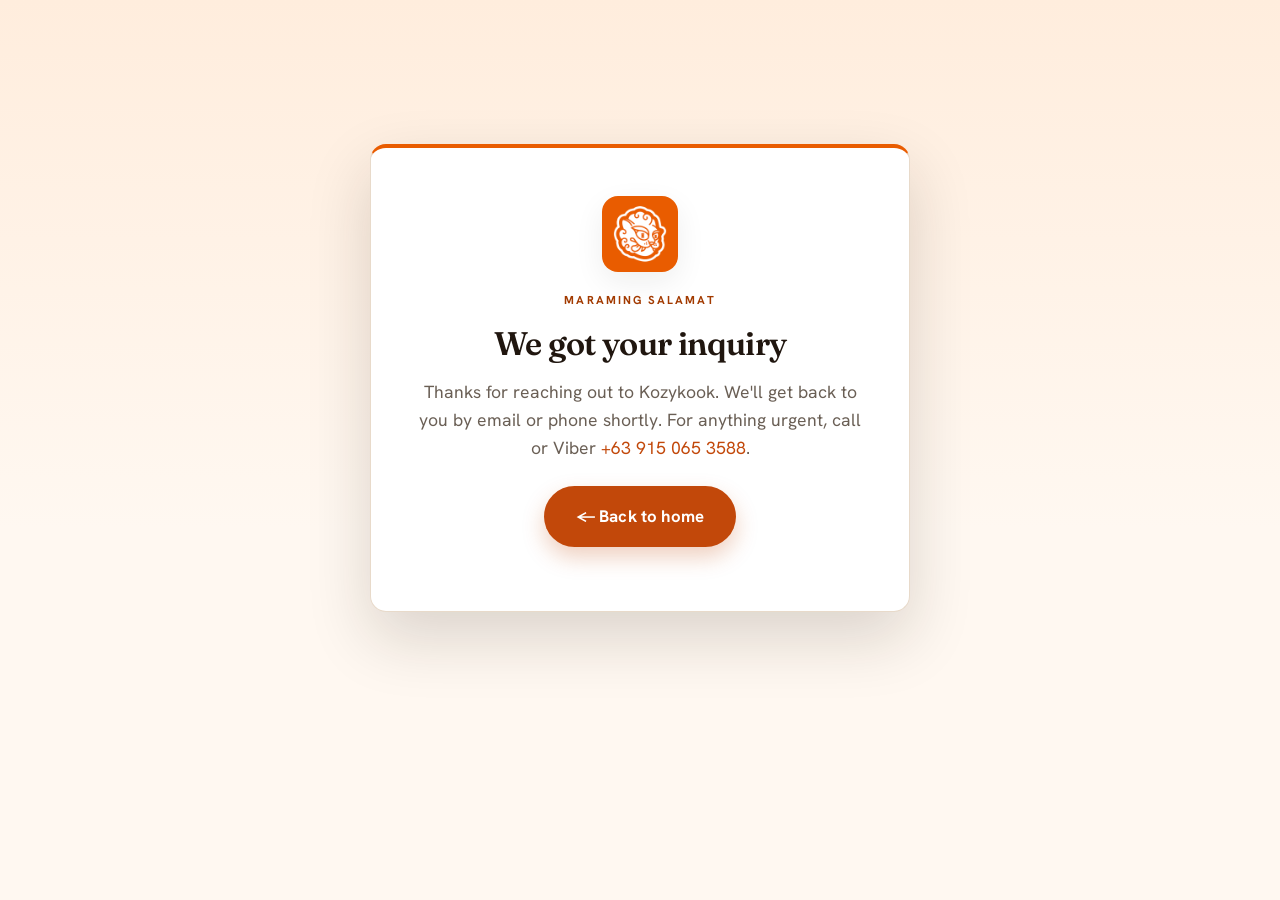
<file: thanks.html>
<!DOCTYPE html>
<html lang="en">
<head>
<meta charset="utf-8">
<meta name="viewport" content="width=device-width, initial-scale=1">
<title>Thank you — Kozykook Diner &amp; Bar</title>
<meta name="robots" content="noindex">
<link rel="icon" href="/favicon.ico" sizes="any">
<link rel="preconnect" href="https://fonts.googleapis.com">
<link rel="preconnect" href="https://fonts.gstatic.com" crossorigin>
<link href="https://fonts.googleapis.com/css2?family=Fraunces:ital,opsz,wght@0,9..144,400;0,9..144,500;0,9..144,600;0,9..144,700;1,9..144,400;1,9..144,500;1,9..144,600&family=Hanken+Grotesk:wght@400;500;600;700;800&display=swap" rel="stylesheet">
<link rel="stylesheet" href="/styles.css">
<style>
  .thanks-wrap { min-height: 84vh; display: grid; place-items: center; padding: clamp(2rem, 1rem + 5vw, 4rem) 0; background: linear-gradient(180deg, var(--brand-tint), var(--cream) 70%); }
  .thanks-card {
    max-width: 540px; text-align: center;
    background: var(--panel); border: 1.5px solid var(--line);
    border-top: var(--accent-bar) solid var(--brand); border-radius: var(--radius);
    box-shadow: var(--shadow-lg); padding: clamp(2rem, 1.4rem + 2vw, 3rem) clamp(1.5rem, 1rem + 2vw, 2.5rem);
  }
  .thanks-card img { width: 76px; height: 76px; border-radius: 16px; margin: 0 auto 1.2rem; box-shadow: var(--shadow); }
  .thanks-card .section-lead { margin-bottom: 0; }
</style>
</head>
<body>
<main class="thanks-wrap">
  <div class="thanks-card reveal in">
    <img src="/assets/kozykook-logo.jpg" alt="Kozykook logo">
    <p class="eyebrow">Maraming salamat</p>
    <h1>We got your inquiry</h1>
    <p class="section-lead">Thanks for reaching out to Kozykook. We'll get back to you by email or phone shortly. For anything urgent, call or Viber <a href="tel:+639150653588">+63 915 065 3588</a>.</p>
    <p style="margin-top:1.5rem"><a class="btn btn-primary btn-lg" href="/">← Back to home</a></p>
  </div>
</main>
</body>
</html>
</file>
<file: styles.css>
/* =================================================================
   KOZYKOOK — Diner & Bar
   Warm, retro-playful identity presented with premium restraint.

   SYSTEM (v4 — "staged editorial"):
   - Two typefaces only: Fraunces (display) + Hanken Grotesk (text/UI).
   - Section headers are TYPOGRAPHY (unboxed) anchored by a big quiet
     numeral + a short accent rule; BODY copy/contact/forms keep panels.
   - Value-stepped opaque section bands so each reads as its own "room".
   - Fixed header: transparent over the hero → solid cream on scroll.
   - Feature strip is a dark "shelf"; orange is reserved for the Book CTA.
   - One spacing scale. Inline-SVG icons, never emoji. Rebrand from :root.
   ================================================================= */
:root {
  /* SWAP: brand tokens ------------------------------------------- */
  --brand:        #E95C00;   /* primary brand orange (from signage) */
  --brand-dark:   #C2480A;   /* text/links on light (AA on white)   */
  --brand-deep:   #A23A00;   /* deep accents / brand section field  */
  --brand-tint:   #FFEDDD;   /* soft warm wash                      */
  --honey:        #F4A93C;   /* warm gold accent (on dark)          */
  /* neutrals ---------------------------------------------------- */
  --ink:          #20160F;   /* primary text on light               */
  --ink-soft:     #6A5F55;   /* secondary text                      */
  --cream:        #FFF8F1;   /* lightest warm band (About)          */
  --cream-2:      #FAEAD8;   /* medium warm band (Menu)             */
  --cream-3:      #F2DCC4;   /* deepest warm band (Visit)           */
  --espresso:     #1C130D;   /* dark section field                  */
  --espresso-2:   #2A1C12;   /* dark panel surface                  */
  --line:         #E8DACA;   /* hairline / panel border on light     */
  --line-soft:    #F0E6DA;
  --line-dark:    rgba(255,255,255,.14); /* border on dark           */
  --panel:        #FFFFFF;   /* panel surface on light sections      */

  /* type — two families only ------------------------------------ */
  --font-display: "Fraunces", "Iowan Old Style", Georgia, serif; /* headings */
  --font-head:    "Hanken Grotesk", system-ui, sans-serif;       /* UI labels */
  --font-body:    "Hanken Grotesk", system-ui, sans-serif;       /* body text */

  /* shape ------------------------------------------------------- */
  --radius:       16px;
  --radius-sm:    10px;
  --maxw:         1140px;
  --accent-bar:   4px;       /* sparing brand cue on real panels    */
  --header-h:     70px;      /* fixed header height (anchor offset)  */

  /* shadows (one elevation scale) ------------------------------- */
  --shadow:       0 10px 30px rgba(32,22,15,.07);
  --shadow-lg:    0 26px 64px rgba(32,22,15,.16);
  --shadow-dark:  0 18px 44px rgba(0,0,0,.40);

  /* SPACING SCALE ----------------------------------------------- */
  --space-1:      .25rem;
  --space-2:      .5rem;
  --space-3:      .75rem;
  --space-4:      1rem;
  --space-5:      1.5rem;
  --space-6:      2rem;
  --space-7:      3rem;
  --gap:          clamp(1.25rem, 1rem + 1.4vw, 2rem);      /* grid gap        */
  --panel-pad:    clamp(1.75rem, 1.2rem + 2vw, 3rem);      /* inside a panel  */
  --section-pad:  clamp(4.5rem, 3rem + 7vw, 8rem);         /* top/bottom band */
  --section-pad-lg: clamp(5.75rem, 3.5rem + 9vw, 11rem);   /* "arrival" rooms */
  --head-gap:     clamp(2.75rem, 2rem + 2.6vw, 4rem);      /* head → content  */
}

/* ---------- base ---------- */
*,*::before,*::after { box-sizing: border-box; }
html { scroll-behavior: smooth; scroll-padding-top: calc(var(--header-h) + 14px); }
body {
  margin: 0;
  font-family: var(--font-body);
  color: var(--ink);
  background: var(--cream);
  font-size: 1.02rem;
  line-height: 1.62;
  -webkit-font-smoothing: antialiased;
  text-rendering: optimizeLegibility;
}
img, iframe, svg { max-width: 100%; display: block; }
a { color: var(--brand-dark); text-decoration: none; }
a:hover { text-decoration: underline; }
a:not(.btn):focus-visible { outline: 3px solid var(--brand); outline-offset: 2px; border-radius: 3px; }
h1,h2,h3 {
  font-family: var(--font-display); font-optical-sizing: auto;
  font-weight: 600; line-height: 1.05; letter-spacing: -.02em;
  margin: 0 0 .5em; color: var(--ink);
}
h2 { font-size: clamp(2.1rem, 1.25rem + 3vw, 3.5rem); line-height: 1.04; }
h3 { font-size: clamp(1.4rem, 1.2rem + .7vw, 1.65rem); line-height: 1.12; letter-spacing: -.015em; }
p { margin: 0 0 1rem; }
.muted { color: var(--ink-soft); }
.container { width: min(100% - 2.6rem, var(--maxw)); margin-inline: auto; }
.section { position: relative; padding: var(--section-pad) 0; }
/* signature / conversion sections get more top air so they feel like arrivals */
.flavors, .book { padding-top: var(--section-pad-lg); }
.mt { margin-top: var(--space-6); }

/* hairline between bands so each section reads as its own field */
main > section { border-top: 1px solid var(--line); }
.section--dark, .section--brand { border-top: 1px solid var(--line-dark); }

.skip-link {
  position: absolute; left: -9999px; top: 0; z-index: 100;
  background: var(--ink); color: #fff; padding: .7rem 1rem; border-radius: 0 0 var(--radius-sm) 0;
}
.skip-link:focus { left: 0; }

/* screen-reader-only utility (used for the "today" hours label) */
.sr-only {
  position: absolute; width: 1px; height: 1px; padding: 0; margin: -1px;
  overflow: hidden; clip: rect(0,0,0,0); white-space: nowrap; border: 0;
}

/* ---------- inline-SVG icon system (replaces all emoji) ---------- */
.ic {
  display: inline-block; vertical-align: middle;
  width: 1.2em; height: 1.2em; flex: none;
  fill: none; stroke: currentColor; stroke-width: 1.6;
  stroke-linecap: round; stroke-linejoin: round;
}
.ic--fill { fill: currentColor; stroke: none; }

/* ---------- eyebrow = clean editorial kicker (no chip) ---------- */
.eyebrow {
  display: block;
  font-family: var(--font-head); font-weight: 700;
  letter-spacing: .18em; text-transform: uppercase;
  font-size: .72rem; color: var(--brand-deep);
  margin: 0 0 1rem;
}

/* =================================================================
   SECTION HEADER — unboxed typography, anchored by a big quiet
   numeral + a short accent rule (kept open, never floating thanks
   to the opaque band + the anchor). Body copy keeps its own panels.
   ================================================================= */
.section-head {
  max-width: 680px; margin: 0 auto var(--head-gap); text-align: center;
}
.section-head .eyebrow { margin-bottom: .85rem; }
.section-head h2 { margin-bottom: 0; }
.section-lead {
  color: var(--ink-soft); font-size: 1.1rem; line-height: 1.6;
  max-width: 56ch; margin: 1.1rem auto 0;
}

/* big quiet "chapter" numeral — decorative (the eyebrow carries meaning) */
.section-num {
  display: block; font-family: var(--font-display); font-weight: 600;
  font-size: clamp(2.4rem, 1.4rem + 3vw, 3.9rem); line-height: .85;
  letter-spacing: -.03em; color: var(--brand-deep); opacity: .4; margin-bottom: .05rem;
}
.section-head .section-num { margin-inline: auto; }
/* keep the numeral at a consistent quiet presence as the warm bands deepen */
.menu .section-num { opacity: .46; }
.visit .section-num { opacity: .56; }
.section--dark .section-num { color: var(--honey); opacity: .34; }
.book-copy .section-num { color: var(--honey); opacity: .36; }

/* short accent rule planting the header on its band */
.section-head .section-lead { position: relative; padding-top: 1.6rem; margin-top: 1.3rem; }
.section-head .section-lead::before {
  content: ""; position: absolute; top: 0; left: 50%; transform: translateX(-50%);
  width: 42px; height: 2px; border-radius: 2px; background: var(--brand);
}
.section--dark .section-head .section-lead::before { background: var(--honey); }

/* tonal overrides on dark / brand bands */
.section--dark .eyebrow  { color: var(--honey); }
.section--dark h2, .section--dark h3 { color: #fff; }
.section--dark .section-lead { color: #e7ddd0; }
.section--brand .eyebrow { color: #ffe6d2; }
.section--brand h2 { color: #fff; }
.section--brand .section-lead { color: #fff2e6; }

/* italic-colour emphasis — the single signature heading device */
h2 em, .hero-title em { font-style: italic; color: var(--brand); }
.section--dark h2 em, .section--brand h2 em, .hero-title em { color: var(--honey); }

/* ---------- buttons ---------- */
.btn {
  display: inline-flex; align-items: center; justify-content: center; gap: .55rem;
  font-family: var(--font-head); font-weight: 700; font-size: .98rem; letter-spacing: .01em;
  padding: .8rem 1.4rem; border-radius: 999px; border: 1.5px solid transparent;
  background: var(--brand-dark); color: #fff; cursor: pointer;
  transition: transform .15s ease, box-shadow .15s ease, background .15s ease, color .15s ease;
  text-decoration: none; white-space: nowrap;
}
.btn:hover { text-decoration: none; transform: translateY(-2px); }
.btn:focus-visible { outline: 3px solid var(--honey); outline-offset: 2px; }
.btn-primary { background: var(--brand-dark); color: #fff; box-shadow: 0 10px 22px rgba(194,72,10,.26); }
.btn-primary:hover { background: var(--brand-deep); }
.btn-ghost { background: transparent; color: #fff; border-color: rgba(255,255,255,.7); }
.btn-ghost:hover { background: rgba(255,255,255,.14); }
.btn-outline { background: transparent; color: var(--brand-dark); border-color: var(--brand); }
.btn-outline:hover { background: var(--brand-tint); color: var(--brand-deep); }
.btn-lg { padding: 1rem 1.9rem; font-size: 1.05rem; }
.btn-block { width: 100%; }
/* quiet text link used to demote secondary actions */
.link-quiet { font-family: var(--font-head); font-weight: 600; color: var(--brand-deep); text-decoration: underline; text-underline-offset: 3px; }

/* =================================================================
   HEADER / NAV — fixed; transparent over the hero, solid on scroll.
   ================================================================= */
.site-header {
  position: fixed; top: 0; left: 0; right: 0; z-index: 50;
  background: transparent; border-bottom: 1px solid transparent;
  transition: background .3s ease, box-shadow .3s ease, border-color .3s ease;
}
/* gradient scrim behind the transparent header so white nav clears the hero */
.site-header::before {
  content: ""; position: absolute; inset: 0 0 -34px 0; z-index: 0; pointer-events: none;
  background: linear-gradient(180deg, rgba(0,0,0,.55) 0%, rgba(0,0,0,.18) 64%, transparent 100%);
  transition: opacity .3s ease;
}
.site-header .header-inner { position: relative; z-index: 1; }
.site-header.scrolled {
  background: rgba(255,248,241,.92); backdrop-filter: blur(12px);
  border-bottom-color: var(--line); box-shadow: 0 6px 24px rgba(32,22,15,.09);
}
.site-header.scrolled::before { opacity: 0; }
.header-inner { display: flex; align-items: center; justify-content: space-between; height: var(--header-h); transition: height .3s ease; }
.site-header.scrolled .header-inner { height: 60px; }

/* brand lockup */
.brand { display: flex; align-items: center; gap: .75rem; color: #fff; }
.brand:hover { text-decoration: none; }
.brand-logo { border-radius: 9px; box-shadow: 0 2px 10px rgba(0,0,0,.22); }
.brand-name { font-family: var(--font-display); font-weight: 600; font-size: 1.35rem; line-height: 1; letter-spacing: -.02em; display: flex; flex-direction: column; gap: .2rem; transition: color .3s ease; }
.brand-sub { font-family: var(--font-head); font-size: .6rem; font-weight: 700; letter-spacing: .22em; text-transform: uppercase; color: var(--honey); transition: color .3s ease; }
.site-header.scrolled .brand { color: var(--ink); }
.site-header.scrolled .brand-sub { color: var(--brand-dark); }
/* shadow only while the lockup sits over the hero photo (transparent state) */
.site-header:not(.scrolled) .brand-name,
.site-header:not(.scrolled) .brand-sub { text-shadow: 0 1px 3px rgba(0,0,0,.55); }

/* nav links — animated underline (hover) vs persistent (active) */
.nav { display: flex; align-items: center; gap: 1.6rem; }
.nav a { position: relative; font-family: var(--font-head); color: #fff; font-weight: 600; font-size: .94rem; transition: color .15s ease; }
.nav a:not(.nav-cta)::after {
  content: ""; position: absolute; left: 0; right: 0; bottom: -6px; height: 2px;
  background: currentColor; border-radius: 2px;
  transform: scaleX(0); transform-origin: left; transition: transform .22s ease;
}
.nav a:not(.nav-cta):hover, .nav a:not(.nav-cta):focus-visible { text-decoration: none; }
.nav a:not(.nav-cta):hover::after, .nav a:not(.nav-cta):focus-visible::after { transform: scaleX(1); }
.nav a.active:not(.nav-cta)::after { transform: scaleX(1); background: var(--honey); }
.site-header.scrolled .nav a { color: var(--ink); }
.site-header.scrolled .nav a:hover, .site-header.scrolled .nav a.active { color: var(--brand-dark); }
.site-header.scrolled .nav a.active:not(.nav-cta)::after { background: var(--brand-dark); }
/* Order pill — the only filled element, clearly separated from the link cluster */
.nav-cta { margin-left: .9rem; padding: .62rem 1.25rem; box-shadow: 0 8px 18px rgba(0,0,0,.22); }
.nav a.nav-cta, .nav a.nav-cta:hover, .site-header.scrolled .nav a.nav-cta { color: #fff; }
.nav a.nav-cta::after { display: none; }
/* robust keyboard focus on the transparent header — white ring + dark halo */
.site-header:not(.scrolled) .nav a:focus-visible { outline-color: #fff; box-shadow: 0 0 0 5px rgba(0,0,0,.45); }

.nav-toggle { display: none; flex-direction: column; gap: 5px; background: none; border: 0; padding: 8px; cursor: pointer; }
.nav-toggle span { width: 24px; height: 2.5px; background: #fff; border-radius: 2px; transition: .25s; }
.site-header.scrolled .nav-toggle span { background: var(--ink); }
.nav-toggle[aria-expanded="true"] span:nth-child(1){ transform: translateY(7.5px) rotate(45deg); }
.nav-toggle[aria-expanded="true"] span:nth-child(2){ opacity: 0; }
.nav-toggle[aria-expanded="true"] span:nth-child(3){ transform: translateY(-7.5px) rotate(-45deg); }

/* ---------- hero ---------- */
.hero {
  position: relative; color: #fff; overflow: hidden; border-top: 0;
  display: flex; align-items: center;
  min-height: clamp(560px, 88vh, 920px);
  min-height: clamp(560px, 88svh, 920px);
  padding-block: calc(var(--header-h) + var(--space-6)) var(--space-7);
}
.hero-bg {
  position: absolute; inset: 0;
  background:
    linear-gradient(180deg, rgba(24,14,5,.58) 0%, rgba(58,24,2,.40) 24%, rgba(30,13,3,.82) 100%),
    url("/assets/kozykook-storefront.jpg") center/cover no-repeat;
}
/* clean solid scrim panel — grounded, no border/accent ornament */
.hero-inner {
  position: relative; max-width: 760px;
  padding: clamp(2.5rem, 1.6rem + 3.4vw, 4rem);
  border-radius: var(--radius);
  background: rgba(20,13,8,.78); backdrop-filter: blur(2px);
  box-shadow: var(--shadow-dark);
}
.hero .eyebrow { color: var(--honey); margin-bottom: 1.25rem; }
.hero-title {
  font-family: var(--font-display); font-weight: 600;
  font-size: clamp(2.5rem, 1.4rem + 4.2vw, 4.2rem);
  line-height: 1.02; letter-spacing: -.025em;
  color: #fff; margin-bottom: .5em; text-wrap: balance; text-shadow: 0 1px 3px rgba(0,0,0,.32);
}
.hero-sub { font-size: clamp(1.08rem, .95rem + .6vw, 1.3rem); line-height: 1.55; max-width: 44ch; color: #fdeee2; margin-bottom: 0; }
.hero-actions { display: flex; flex-wrap: wrap; gap: .85rem; margin: clamp(1.75rem, 1.2rem + 1.6vw, 2.4rem) 0 0; }
/* rating = a quiet proof line, separated by a hairline */
.hero-rating {
  display: flex; align-items: center; gap: .5rem;
  font-size: .92rem; color: #f3e3d4; margin: 0;
  margin-top: clamp(1.4rem, 1rem + 1.2vw, 1.8rem);
  padding-top: clamp(1.1rem, .8rem + .7vw, 1.4rem);
  border-top: 1px solid rgba(255,255,255,.18);
}
.hero-rating .ic { width: 1.05rem; height: 1.05rem; color: var(--honey); }

/* ---------- feature strip (dark "shelf" docking under the hero) ---------- */
.strip { background: var(--espresso-2); color: #fff; border-top: 1px solid rgba(244,169,60,.26); }
.strip-grid { display: grid; grid-template-columns: repeat(4,1fr); gap: 2.25rem; padding: clamp(2.5rem, 1.8rem + 1.8vw, 3.25rem) 0; }
.strip-item { position: relative; display: flex; align-items: flex-start; gap: 1rem; }
.strip-item .ic { width: 1.85rem; height: 1.85rem; color: var(--honey); margin-top: .05rem; }
.strip-item strong { display: block; font-family: var(--font-head); font-weight: 700; font-size: 1rem; line-height: 1.25; color: #fff; }
.strip-item span { display: block; font-size: .85rem; line-height: 1.4; color: #cdb9a6; margin-top: .15rem; }
/* inset hairline dividers float between items rather than running full height */
.strip-item:not(:last-child)::after {
  content: ""; position: absolute; top: 50%; right: -1.125rem; transform: translateY(-50%);
  width: 1px; height: 58%; background: rgba(255,255,255,.13);
}

/* ---------- about ---------- */
.about { background: var(--cream); }
.about-grid { display: grid; grid-template-columns: 1.05fr 1fr; gap: clamp(3rem, 1.6rem + 7vw, 7.5rem); align-items: center; }
/* one clean photo treatment — subtle frame, no offset block / heavy mat */
.about-media { position: relative; }
.about-media img {
  border-radius: var(--radius); width: 100%; height: auto; object-fit: cover;
  box-shadow: var(--shadow-lg), 0 0 0 1px rgba(32,22,15,.06);
}
/* identity sticker anchored to the photo */
.about-stamp {
  position: absolute; z-index: 2; left: 18px; bottom: 18px;
  display: inline-flex; align-items: center; gap: .45rem;
  font-family: var(--font-head); font-weight: 700;
  font-size: .72rem; letter-spacing: .12em; text-transform: uppercase;
  color: var(--ink); background: #fff;
  border-radius: 999px; padding: .5rem .95rem; box-shadow: var(--shadow);
}
.about-stamp .stamp-ko { font-size: .9rem; color: var(--brand-dark); letter-spacing: 0; }
.about-stamp .stamp-dot { color: var(--brand); }
/* grounded body panel — solid surface, single accent bar */
.about-copy {
  background: var(--panel); border: 1px solid var(--line);
  border-top: var(--accent-bar) solid var(--brand);
  border-radius: var(--radius);
  padding: var(--panel-pad); box-shadow: var(--shadow);
}
.about-copy .section-num { margin-bottom: .1rem; }
.about-copy h2 { margin-bottom: 1rem; }
.about-copy p { font-size: 1.05rem; line-height: 1.62; max-width: 64ch; }
.about-copy > p:last-of-type { margin-bottom: 0; }
.about-tags { list-style: none; display: flex; flex-wrap: wrap; gap: .5rem; padding: var(--space-5) 0 0; margin: var(--space-5) 0 0; border-top: 1px solid var(--line); }
.about-tags li {
  font-family: var(--font-head); color: var(--ink-soft); font-weight: 600; font-size: .82rem;
  letter-spacing: .02em; padding: .35rem .85rem; border-radius: 999px; border: 1px solid var(--line);
}

/* ---------- flavors (DARK section) ---------- */
.section--dark { background: var(--espresso); color: #f3e7da; }
.flavor-grid { display: grid; grid-template-columns: repeat(5,1fr); gap: var(--gap); }
.flavor-card {
  background: var(--espresso-2); border: 1px solid var(--line-dark); border-radius: var(--radius);
  padding: var(--space-6) var(--space-5);
  transition: transform .2s ease, border-color .2s ease;
}
.flavor-card:hover { transform: translateY(-4px); border-color: rgba(244,169,60,.5); }
.flavor-card h3 { color: #fff; margin-bottom: .35em; }
.flavor-card p { font-size: .92rem; color: #c8b9a9; margin: 0; line-height: 1.5; }

/* ---------- menu ---------- */
.menu { background: var(--cream-2); }
.featured-grid { display: grid; grid-template-columns: 1fr 1fr; gap: var(--gap); margin-bottom: var(--space-7); }
.featured-card { background: var(--panel); border: 1px solid var(--line); border-radius: var(--radius); overflow: hidden; box-shadow: var(--shadow); display: flex; flex-direction: column; }
.featured-card img { width: 100%; height: clamp(280px, 30vw, 380px); object-fit: cover; }
.featured-body { padding: var(--space-6); }
.badge {
  display: inline-block; font-family: var(--font-head); color: var(--brand-deep);
  font-weight: 700; font-size: .7rem; text-transform: uppercase; letter-spacing: .12em;
  margin-bottom: .65rem;
}
.featured-body h3 { margin-bottom: .4rem; }
.featured-body p { margin: 0; color: var(--ink-soft); font-size: .98rem; line-height: 1.55; }
.menu-cta { display: flex; flex-wrap: wrap; gap: 1.1rem; align-items: center; justify-content: center; }

/* ---------- visit ---------- */
.visit { background: var(--cream-3); }
.visit-grid { display: grid; grid-template-columns: 1fr 1.05fr; gap: var(--gap); align-items: stretch; }
.visit-card {
  background: var(--panel); border: 1px solid var(--line); border-radius: var(--radius);
  box-shadow: var(--shadow); padding: var(--panel-pad); height: 100%;
}
.visit-info { border-top: var(--accent-bar) solid var(--brand); }
.visit-card h3 { color: var(--ink); }
.hours { width: 100%; border-collapse: collapse; margin-bottom: .5rem; }
.hours th, .hours td { padding: .65rem .25rem; border-bottom: 1px solid var(--line); }
.hours th { text-align: left; font-weight: 600; }
.hours td { text-align: right; color: var(--ink-soft); }
.hours tr:last-child th, .hours tr:last-child td { border-bottom: 0; }
.hours tr.today th, .hours tr.today td { color: var(--brand-dark); font-weight: 800; }
.hours tr.today th { position: relative; padding-left: 1rem; }
.hours tr.today th::before { content: ""; position: absolute; left: 0; top: 50%; transform: translateY(-50%); width: 7px; height: 7px; border-radius: 50%; background: var(--brand); }
.hours .closed { color: var(--ink-soft); font-style: italic; }
.contact-list { list-style: none; padding: 0; margin: .4rem 0 1.25rem; }
.contact-list li { display: flex; gap: .7rem; align-items: center; padding: .6rem 0; border-bottom: 1px solid var(--line-soft); }
.contact-list li:last-child { border-bottom: 0; }
.contact-list .ic { width: 1.2rem; height: 1.2rem; color: var(--brand-dark); }
.contact-list li a { min-width: 0; overflow-wrap: anywhere; }
.pay { font-size: .92rem; padding: .8rem 1rem; background: var(--brand-tint); border-radius: var(--radius-sm); }
.social-row { display: flex; gap: 1.3rem; margin-top: 1.1rem; font-family: var(--font-head); font-weight: 700; }
.visit-map { display: flex; flex-direction: column; padding: var(--space-3); }
.visit-map iframe { width: 100%; flex: 1 1 auto; min-height: 360px; border: 0; border-radius: var(--radius-sm); box-shadow: inset 0 0 0 1px var(--line); }
.map-btn { margin-top: var(--space-3); align-self: flex-start; }

/* ---------- book / form (BRAND section) ---------- */
.section--brand {
  background: var(--brand-deep);
  color: #fff;
}
.book-grid { display: grid; grid-template-columns: 1fr 1.1fr; gap: var(--gap); align-items: stretch; }
.book-copy {
  color: #fff7ef; background: var(--espresso-2);
  border: 1px solid rgba(255,255,255,.14);
  border-top: var(--accent-bar) solid var(--honey);
  border-radius: var(--radius);
  padding: var(--panel-pad); box-shadow: var(--shadow-dark);
  display: flex; flex-direction: column; justify-content: center;
}
.book-copy .section-num { margin-bottom: .1rem; }
.book-copy h2 { margin-bottom: 1rem; }
.book-copy a { color: #fff; text-decoration: underline; }
.book-copy .about-tags { border-top-color: rgba(255,255,255,.2); margin-bottom: 0; }
.book-copy .about-tags li { color: #f3e3d4; border-color: rgba(255,255,255,.28); }
.book-form { background: var(--panel); border-radius: var(--radius); padding: var(--panel-pad); box-shadow: var(--shadow-lg); }
.field { margin-bottom: 1.1rem; }
.field-row { display: grid; grid-template-columns: 1fr 1fr; gap: 1.1rem; }
.field label { display: block; font-family: var(--font-head); font-weight: 600; font-size: .88rem; margin-bottom: .4rem; color: var(--ink); }
.field input, .field textarea {
  width: 100%; font: inherit; color: var(--ink);
  padding: .75rem .85rem; border: 1.5px solid var(--line); border-radius: var(--radius-sm); background: var(--cream);
  transition: border-color .15s ease, box-shadow .15s ease;
}
.field input:focus, .field textarea:focus { outline: none; border-color: var(--brand); box-shadow: 0 0 0 3px rgba(233,92,0,.32); background: #fff; }
.field textarea { resize: vertical; }
.form-note { font-size: .82rem; color: var(--ink-soft); text-align: center; margin: .9rem 0 0; }
.hp { position: absolute; left: -9999px; }

/* ---------- footer ---------- */
.site-footer { background: var(--espresso); color: #efe2d4; padding: var(--space-7) 0 var(--space-6); border-top: 1px solid var(--line-dark); }
.footer-inner { display: grid; grid-template-columns: 1.5fr 1fr 1.1fr; gap: 2rem; align-items: start; }
.footer-brand { display: flex; align-items: center; gap: .85rem; }
.footer-brand img { border-radius: 9px; }
.footer-brand strong { font-family: var(--font-display); font-weight: 600; font-size: 1.2rem; display: block; color: #fff; letter-spacing: -.01em; }
.footer-brand span { font-size: .82rem; color: #c8b9a9; }
.footer-nav { display: flex; flex-wrap: wrap; gap: .35rem 1.1rem; }
.footer-nav a { font-family: var(--font-head); color: #efe2d4; font-weight: 600; font-size: .9rem; }
.footer-nav a:hover { color: #fff; text-decoration: underline; text-underline-offset: 3px; }
.footer-connect { display: flex; flex-direction: column; align-items: flex-start; gap: 1rem; }
.footer-social { display: flex; flex-wrap: wrap; gap: 1.1rem; font-family: var(--font-head); font-weight: 700; font-size: .9rem; }
.footer-social a { color: #efe2d4; }
.footer-social a:hover { color: var(--honey); text-decoration: none; }
.footer-connect .btn { padding: .7rem 1.35rem; }
.footer-legal { display: flex; flex-wrap: wrap; justify-content: space-between; gap: .4rem 1.5rem; margin-top: var(--space-6); padding-top: 1.4rem; border-top: 1px solid var(--line-dark); }
.footer-legal p { margin: 0; font-size: .82rem; color: #c8b9a9; }
.footer-legal .muted { color: #9a8a7a; }

/* ---------- scroll reveal (light, soft) ---------- */
.reveal { opacity: 0; transform: translateY(16px); transition: opacity .8s ease, transform .8s ease; }
.reveal.in { opacity: 1; transform: none; }

/* ---------- responsive ---------- */
@media (max-width: 900px) {
  /* header is always solid on mobile (transparent-over-hero hurts legibility) */
  .site-header { background: rgba(255,248,241,.96); backdrop-filter: blur(12px); border-bottom-color: var(--line); box-shadow: 0 4px 18px rgba(32,22,15,.07); }
  .site-header::before { opacity: 0; }
  .site-header .brand, .site-header.scrolled .brand { color: var(--ink); }
  .site-header .brand-sub { color: var(--brand-dark); }
  .site-header.scrolled .header-inner { height: var(--header-h); }
  .nav-toggle span, .site-header.scrolled .nav-toggle span { background: var(--ink); }
  .nav {
    position: fixed; inset: var(--header-h) 0 auto 0; flex-direction: column; gap: 0;
    background: var(--cream); border-bottom: 1px solid var(--line); padding: .5rem 1.2rem 1.2rem;
    transform: translateY(-130%); transition: transform .3s ease; box-shadow: var(--shadow);
  }
  .nav.open { transform: translateY(0); }
  .nav a, .site-header .nav a { color: var(--ink); width: 100%; padding: .9rem 0; border-bottom: 1px solid var(--line); }
  .nav a:not(.nav-cta)::after { display: none; }
  .nav-cta, .nav a.nav-cta { margin: .8rem 0 0; width: 100%; color: #fff; }
  .nav-toggle { display: flex; }
  .strip-grid { grid-template-columns: 1fr 1fr; gap: 1.75rem 1.75rem; }
  .strip-item:not(:last-child)::after { display: none; }
  .about-grid, .visit-grid, .book-grid { grid-template-columns: 1fr; gap: var(--space-6); }
  .about-media { order: -1; }
  .flavor-grid { grid-template-columns: 1fr 1fr; }
  .featured-grid { grid-template-columns: 1fr; }
  .footer-inner { grid-template-columns: 1fr; text-align: center; gap: 1.6rem; }
  .footer-brand { justify-content: center; }
  .footer-nav { justify-content: center; }
  .footer-connect { align-items: center; }
  .footer-legal { justify-content: center; text-align: center; }
}
@media (max-width: 640px) {
  .hero-actions .btn { flex: 1 1 100%; }
  .menu-cta .btn { white-space: normal; }
}
@media (max-width: 520px) {
  .strip-grid { grid-template-columns: 1fr; gap: 1.1rem; }
  .flavor-grid { grid-template-columns: 1fr; }
  .field-row { grid-template-columns: 1fr; }
  .menu-cta { flex-direction: column; }
  .menu-cta .btn { white-space: normal; width: 100%; }
}

/* ---------- motion safety ---------- */
@media (prefers-reduced-motion: reduce) {
  html { scroll-behavior: auto; }
  .reveal { opacity: 1; transform: none; transition: none; }
  .btn:hover, .flavor-card:hover { transform: none; }
  .nav a:not(.nav-cta)::after { transition: none; }
  .site-header, .site-header::before, .header-inner, .brand-name, .brand-sub { transition: none; }
  .gallery-item img { transition: none; }
  .gallery-item:hover img { transform: none; }
}

/* =================================================================
   STARTER TIER — added value sections: full menu, gallery, reviews
   (built on the same tokens/components as the base site)
   ================================================================= */

/* ---------- full on-site menu (categorized, with prices) ---------- */
.menu-panel {
  background: var(--panel); border: 1px solid var(--line);
  border-radius: var(--radius); box-shadow: var(--shadow);
  padding: clamp(1.75rem, 1.2rem + 2.5vw, 3.25rem);
}
.menu-board { display: grid; grid-template-columns: 1fr 1fr; gap: clamp(2rem, 1rem + 3vw, 3.5rem) clamp(2.5rem, 1.5rem + 4vw, 5rem); }
.menu-cat-title {
  display: flex; align-items: baseline; gap: .6rem; flex-wrap: wrap;
  color: var(--brand-deep); font-size: 1.35rem;
  border-bottom: 2px solid var(--brand); padding-bottom: .55rem; margin: 0 0 .9rem;
}
.menu-cat-note { font-family: var(--font-head); font-size: .68rem; font-weight: 700; letter-spacing: .12em; text-transform: uppercase; color: var(--ink-soft); }
.menu-list { list-style: none; padding: 0; margin: 0; }
.menu-item { padding: .8rem 0; border-bottom: 1px solid var(--line-soft); }
.menu-item:first-child { padding-top: 0; }
.menu-item:last-child { border-bottom: 0; padding-bottom: 0; }
.mi-head { display: flex; align-items: baseline; gap: .5rem; }
.mi-name { font-family: var(--font-head); font-weight: 700; font-size: 1.02rem; color: var(--ink); }
.mi-dots { flex: 1; align-self: center; border-bottom: 1.5px dotted var(--line); margin: 0 .1rem; }
.mi-price { font-family: var(--font-head); font-weight: 700; color: var(--brand-dark); white-space: nowrap; }
.mi-desc { margin: .25rem 0 0; font-size: .92rem; line-height: 1.45; color: var(--ink-soft); max-width: 46ch; }
.menu .menu-cta { margin-top: var(--space-6); }
.menu-disclaimer { text-align: center; font-size: .82rem; color: var(--ink-soft); margin: var(--space-5) 0 0; }

/* ---------- gallery ---------- */
.gallery { background: var(--cream); }
.gallery-grid { display: grid; grid-template-columns: repeat(2, 1fr); gap: var(--gap); }
.gallery-item { position: relative; margin: 0; border-radius: var(--radius); overflow: hidden; box-shadow: var(--shadow); }
.gallery-item img { width: 100%; aspect-ratio: 4 / 3; object-fit: cover; display: block; transition: transform .5s ease; }
.gallery-item:hover img { transform: scale(1.05); }
.gallery-cta { aspect-ratio: 4 / 3; display: flex; align-items: center; justify-content: center; text-align: center; padding: 1.5rem; background: linear-gradient(150deg, var(--brand), var(--brand-deep)); color: #fff; }
.gallery-cta:hover { text-decoration: none; }
.gallery-cta-inner { display: inline-flex; flex-direction: column; align-items: center; gap: .6rem; font-family: var(--font-head); font-weight: 700; font-size: 1.1rem; }
.gallery-cta .ic { width: 1.9rem; height: 1.9rem; }
.gallery-cta:focus-visible { outline: 3px solid var(--honey); outline-offset: 3px; }

/* ---------- reviews (DARK section) ---------- */
.review-grid { display: grid; grid-template-columns: repeat(3, 1fr); gap: var(--gap); }
.review-card { background: var(--espresso-2); border: 1px solid var(--line-dark); border-radius: var(--radius); padding: var(--space-6); display: flex; flex-direction: column; gap: .9rem; }
.review-stars { display: flex; gap: .12rem; color: var(--honey); }
.review-stars .ic { width: 1.05rem; height: 1.05rem; }
.review-card blockquote { margin: 0; font-size: 1.05rem; line-height: 1.55; color: #f3e7da; }
.review-card figcaption { margin-top: auto; font-family: var(--font-head); font-weight: 700; font-size: .9rem; color: #fff; }
.review-card figcaption span { color: var(--honey); font-weight: 600; }
.review-proof { display: flex; align-items: center; justify-content: center; gap: .5rem; flex-wrap: wrap; margin: var(--space-7) 0 0; font-weight: 600; color: #e7ddd0; }
.review-proof .ic { width: 1.1rem; height: 1.1rem; color: var(--honey); }
.review-proof a { color: #fff; text-decoration: underline; }

/* ---------- Starter-tier responsive ---------- */
@media (max-width: 900px) {
  .menu-board { grid-template-columns: 1fr; gap: var(--space-6); }
  .review-grid { grid-template-columns: 1fr; }
}
@media (max-width: 520px) {
  .gallery-grid { grid-template-columns: 1fr; }
}
</file>
